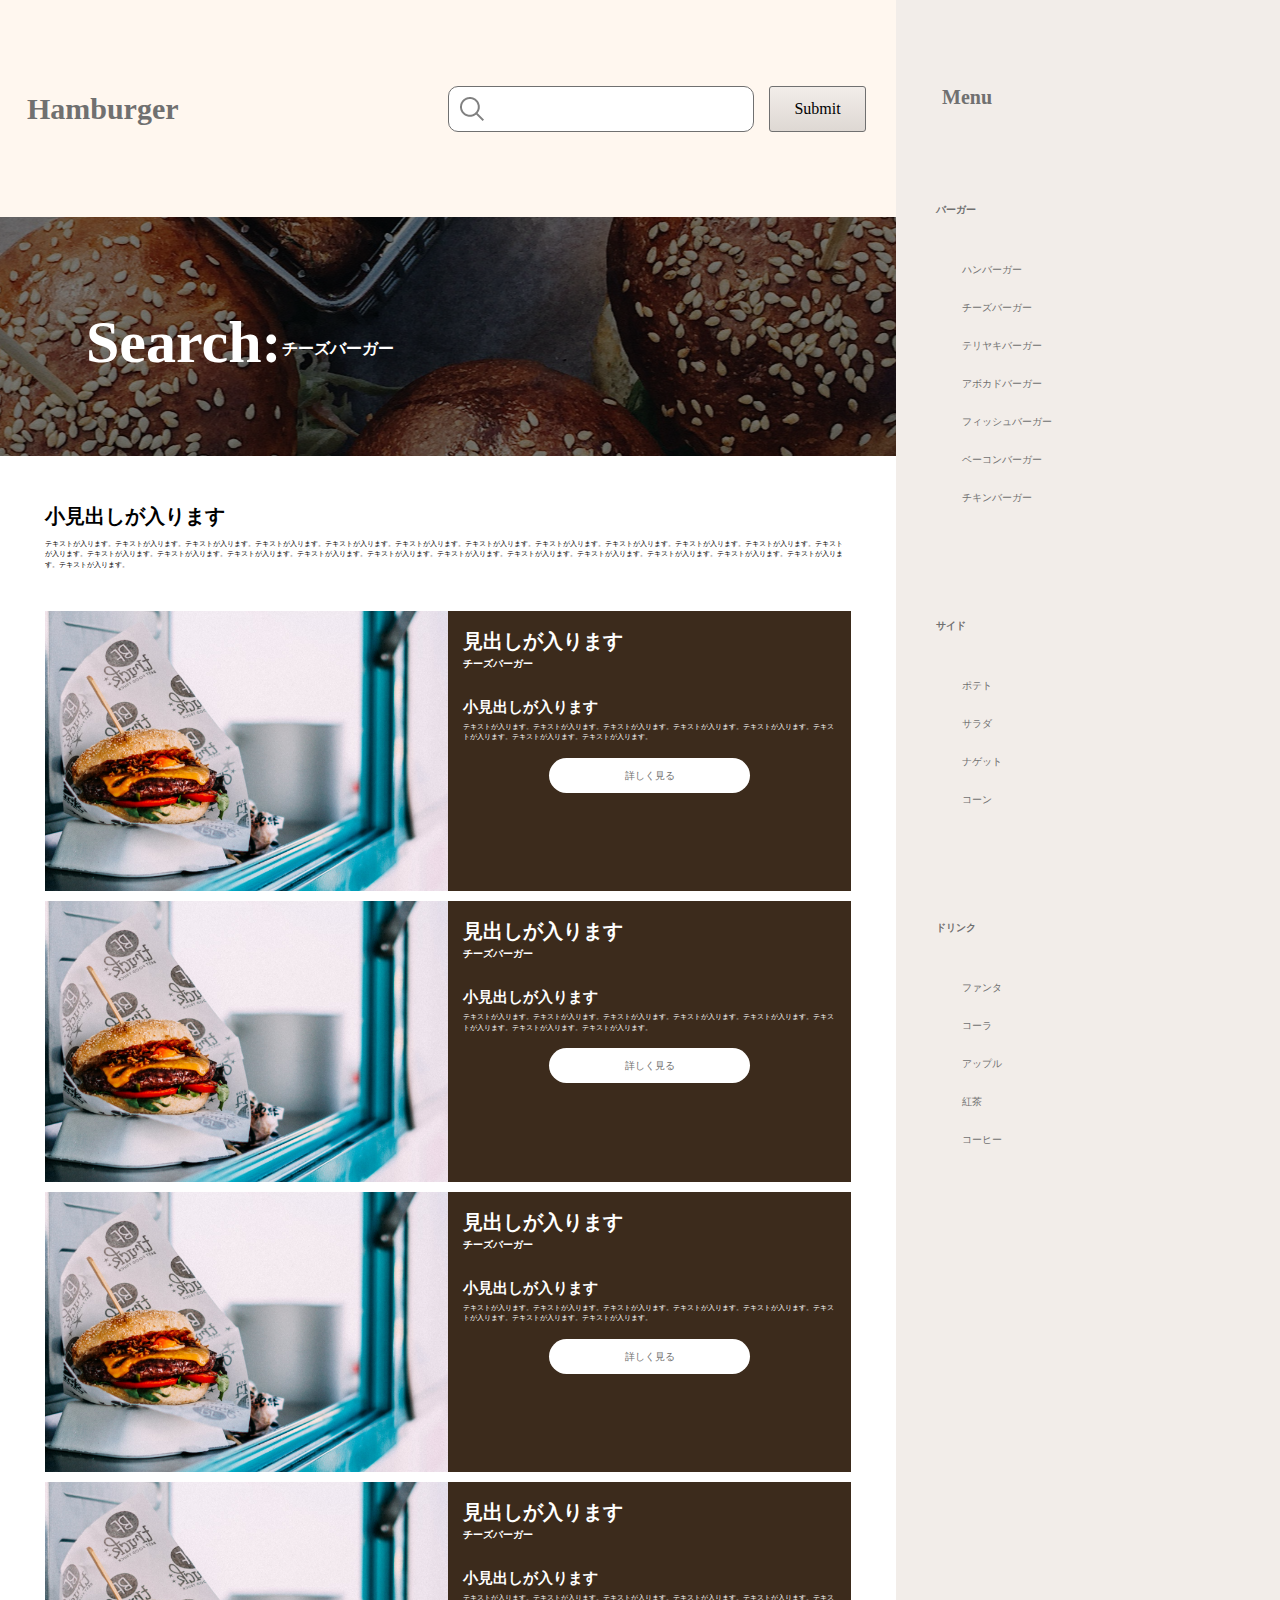
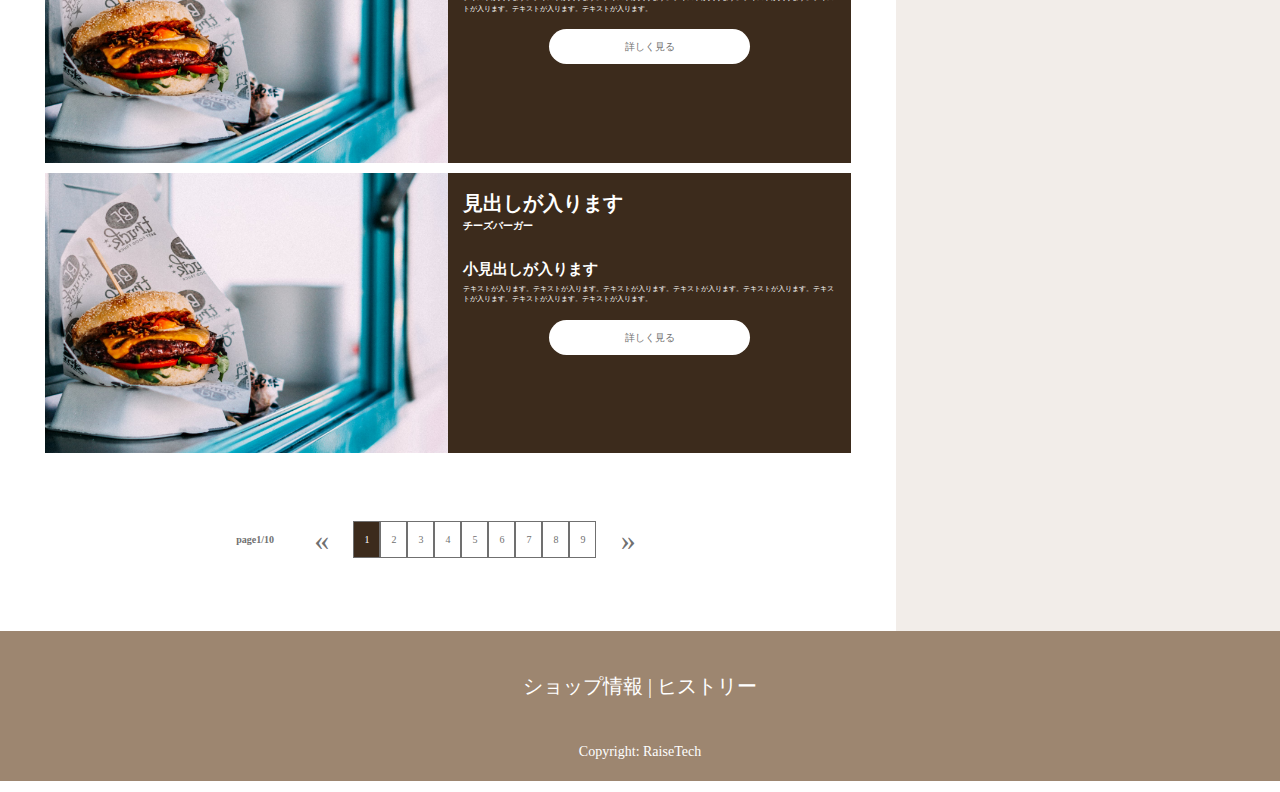
<file: archive-page/archive-search.html>
<!DOCTYPE html>
<html lang="ja">

<head>
  <meta charset="UTF-8">
  <meta name="viewport" content="width=device-width, initial-scale=1.0">
  <title>Document</title>
  <link rel="stylesheet" href="reset.css">
  <link rel="stylesheet" href="style2.css">
  <link href="https://use.fontawesome.com/releases/v5.6.1/css/all.css" rel="stylesheet">
  <link rel="stylesheet" href="jquery.js">
  <link href="https://use.fontawesome.com/releases/v5.6.1/css/all.css" rel="stylesheet">
</head>

<body>

  <div class="position">
    <header>
      <div class="header__title">
        <h1 class="hamburger">Hamburger</h1>
        <p class="slide-target">Menu</p>

        <dl class="width">
          <dd>
            <form name="searchform1" id="searchform1" method="get" action="#">
              <div class="header__form">
                <input name="keywords1" id="keywords1" value="" type="text">
                <!-- 検索ボタン -->
                <input type="submit" name="submit" id="submit1">
              </div>
            </form>
          </dd>
        </dl>


    </header>

    <div class="header__menu">
      <h2 class="header__menutitle">Search:</h2>
    </div>
    <main>
      <div class="main__title">
        <h3 class="main__tema">小見出しが入ります</h3>
        <p class="main__detail">
          テキストが入ります。テキストが入ります。テキストが入ります。テキストが入ります。テキストが入ります。テキストが入ります。テキストが入ります。テキストが入ります。テキストが入ります。テキストが入ります。テキストが入ります。テキストが入ります。テキストが入ります。テキストが入ります。テキストが入ります。テキストが入ります。テキストが入ります。テキストが入ります。テキストが入ります。テキストが入ります。テキストが入ります。テキストが入ります。テキストが入ります。テキストが入ります。
        </p>
      </div>

      <section>
        <div class="tizu">
          <img src="images/tizuburger.png" alt="チーズバーガー" class="tizu__img">
          <div class="tizu__section">
            <div class="tizu__position">
              <h4 class="tizu__title">見出しが入ります</h4>
              <h4 class="tizu__title--ipad">チーズバーガー</h4>

              <h5 class="tizu__tema">小見出しが入ります</h5>
              <p class="tizu__detail">テキストが入ります。テキストが入ります。テキストが入ります。テキストが入ります。テキストが入ります。テキストが入ります。テキストが入ります。テキストが入ります。
              </p>
            </div>
            <div class="tizu__btn">
     
              <p class="tizu__btntema">詳しく見る</p>
        
          </div>
          </div>
        </div>
      </section>
      <section>
        <div class="tizu">
          <img src="images/tizuburger.png" alt="チーズバーガー" class="tizu__img">
          <div class="tizu__section">
            <div class="tizu__position">
              <h4 class="tizu__title">見出しが入ります</h4>
              <h4 class="tizu__title--ipad">チーズバーガー</h4>

              <h5 class="tizu__tema">小見出しが入ります</h5>
              <p class="tizu__detail">テキストが入ります。テキストが入ります。テキストが入ります。テキストが入ります。テキストが入ります。テキストが入ります。テキストが入ります。テキストが入ります。
              </p>
            </div>
            <div class="tizu__btn">
     
              <p class="tizu__btntema">詳しく見る</p>
        
          </div>
          </div>
        </div>
      </section> 
      <section>
      
        <div class="tizu">
          <img src="images/tizuburger.png" alt="チーズバーガー" class="tizu__img">
          <div class="tizu__section">
            <div class="tizu__position">
              <h4 class="tizu__title">見出しが入ります</h4>
              <h4 class="tizu__title--ipad">チーズバーガー</h4>
          
              
              <h5 class="tizu__tema">小見出しが入ります</h5>
              <p class="tizu__detail">テキストが入ります。テキストが入ります。テキストが入ります。テキストが入ります。テキストが入ります。テキストが入ります。テキストが入ります。テキストが入ります。
              </p>
            </div>
            <div class="tizu__btn">
     
              <p class="tizu__btntema">詳しく見る</p>
        
          </div>
          </div>
        </div>
     
      </section>
      <section>

        <div class="tizu">
          <img src="images/tizuburger.png" alt="チーズバーガー" class="tizu__img">
          <div class="tizu__section">
            <div class="tizu__position">
              <h4 class="tizu__title">見出しが入ります</h4>
              <h4 class="tizu__title--ipad">チーズバーガー</h4>
          
              
              <h5 class="tizu__tema">小見出しが入ります</h5>
              <p class="tizu__detail">テキストが入ります。テキストが入ります。テキストが入ります。テキストが入ります。テキストが入ります。テキストが入ります。テキストが入ります。テキストが入ります。
              </p>
            </div>
            <div class="tizu__btn">
     
              <p class="tizu__btntema">詳しく見る</p>
        
          </div>
          </div>
        </div>

      </section>
      <section>
        <div class="tizu__last">
        <div class="tizu">
          <img src="images/tizuburger.png" alt="チーズバーガー" class="tizu__img">
          <div class="tizu__section">
            <div class="tizu__position">
              <h4 class="tizu__title">見出しが入ります</h4>
              <h4 class="tizu__title--ipad">チーズバーガー</h4>
              
              <h5 class="tizu__tema">小見出しが入ります</h5>
              <p class="tizu__detail">テキストが入ります。テキストが入ります。テキストが入ります。テキストが入ります。テキストが入ります。テキストが入ります。テキストが入ります。テキストが入ります。
              </p>
            </div>
            <div class="tizu__btn">
     
              <p class="tizu__btntema">詳しく見る</p>
        
          </div>
          </div>
        </div>
      </div>
      </section>
      <div class="nav-links">
        <a href="#" class="gray">page1/10</a>
        <a class="prev" href="#">«</a><!-- 現在の前のページへのリンク -->
        <span class="page-numbers current">1</span><!-- 現在閲覧しているページ(2ページ) -->
        <a class="page-numbers" href="#">2</a><!-- 1ページ目へのリンク -->
        <a class="page-numbers" href="#">3</a><!-- 3ページ目へのリンク -->
        <a class="page-numbers" href="#">4</a><!-- 3ページ目へのリンク -->
        <a class="page-numbers" href="#">5</a><!-- 3ページ目へのリンク -->
        <a class="page-numbers" href="#">6</a><!-- 3ページ目へのリンク -->
        <a class="page-numbers" href="#">7</a><!-- 3ページ目へのリンク -->
        <a class="page-numbers" href="#">8</a><!-- 3ページ目へのリンク -->
        <a class="page-numbers" href="#">9</a><!-- 3ページ目へのリンク -->
        <a class="next" href="#">»</a><!-- 現在の次のページへのリンク -->
      </div>
      <div class="nav-links__sp">
        <p class="nav-links__prev">前へ</p>
        <p class="nav-links__next">次へ</p>
      </div>
    </main>



    <!--▼縦書き固定サイドメニュー▼-->

    <div class="side-menu">
      <p class="side-menu__icon"><i class="fas fa-times"></i> </p>
      <h4 class="side-menu__tema">Menu</h4>
      <ul>
        <li class="side-menu--list">バーガー</li>
        <li class="side-menu__under">ハンバーガー</li>
        <li class="side-menu__under">チーズバーガー</li>
        <li class="side-menu__under">テリヤキバーガー</li>
        <li class="side-menu__under">アボカドバーガー</li>
        <li class="side-menu__under">フィッシュバーガー</li>
        <li class="side-menu__under">ベーコンバーガー</li>
        <li class="side-menu__under">チキンバーガー</li>
      </ul>
      <ul>
        <li class="side-menu--list">サイド</li>
        <li class="side-menu__under">ポテト</li>
        <li class="side-menu__under">サラダ</li>
        <li class="side-menu__under">ナゲット</li>
        <li class="side-menu__under">コーン</li>
      </ul>
      <ul>
        <li class="side-menu--list">ドリンク
        </li>
        <li class="side-menu__under">ファンタ</li>
        <li class="side-menu__under">コーラ</li>
        <li class="side-menu__under">アップル</li>
        <li class="side-menu__under">紅茶</li>
        <li class="side-menu__under">コーヒー</li>
      </ul>
    </div>
  </div>

  <!--▲縦書き固定サイドメニュー▲-->
  </div>
  <footer class="footer">
    <div class="footer__center">
      <p class="footer__tema">ショップ情報 | ヒストリー</p>
      <p class="footer__small">Copyright: RaiseTech</p>
    </div>
  </footer>


  <script type="text/javascript" src="http://ajax.googleapis.com/ajax/libs/jquery/1.9.1/jquery.min.js"></script>
  <script type="text/javascript" src="jquery.js"></script>
</body>

</html>
</file>
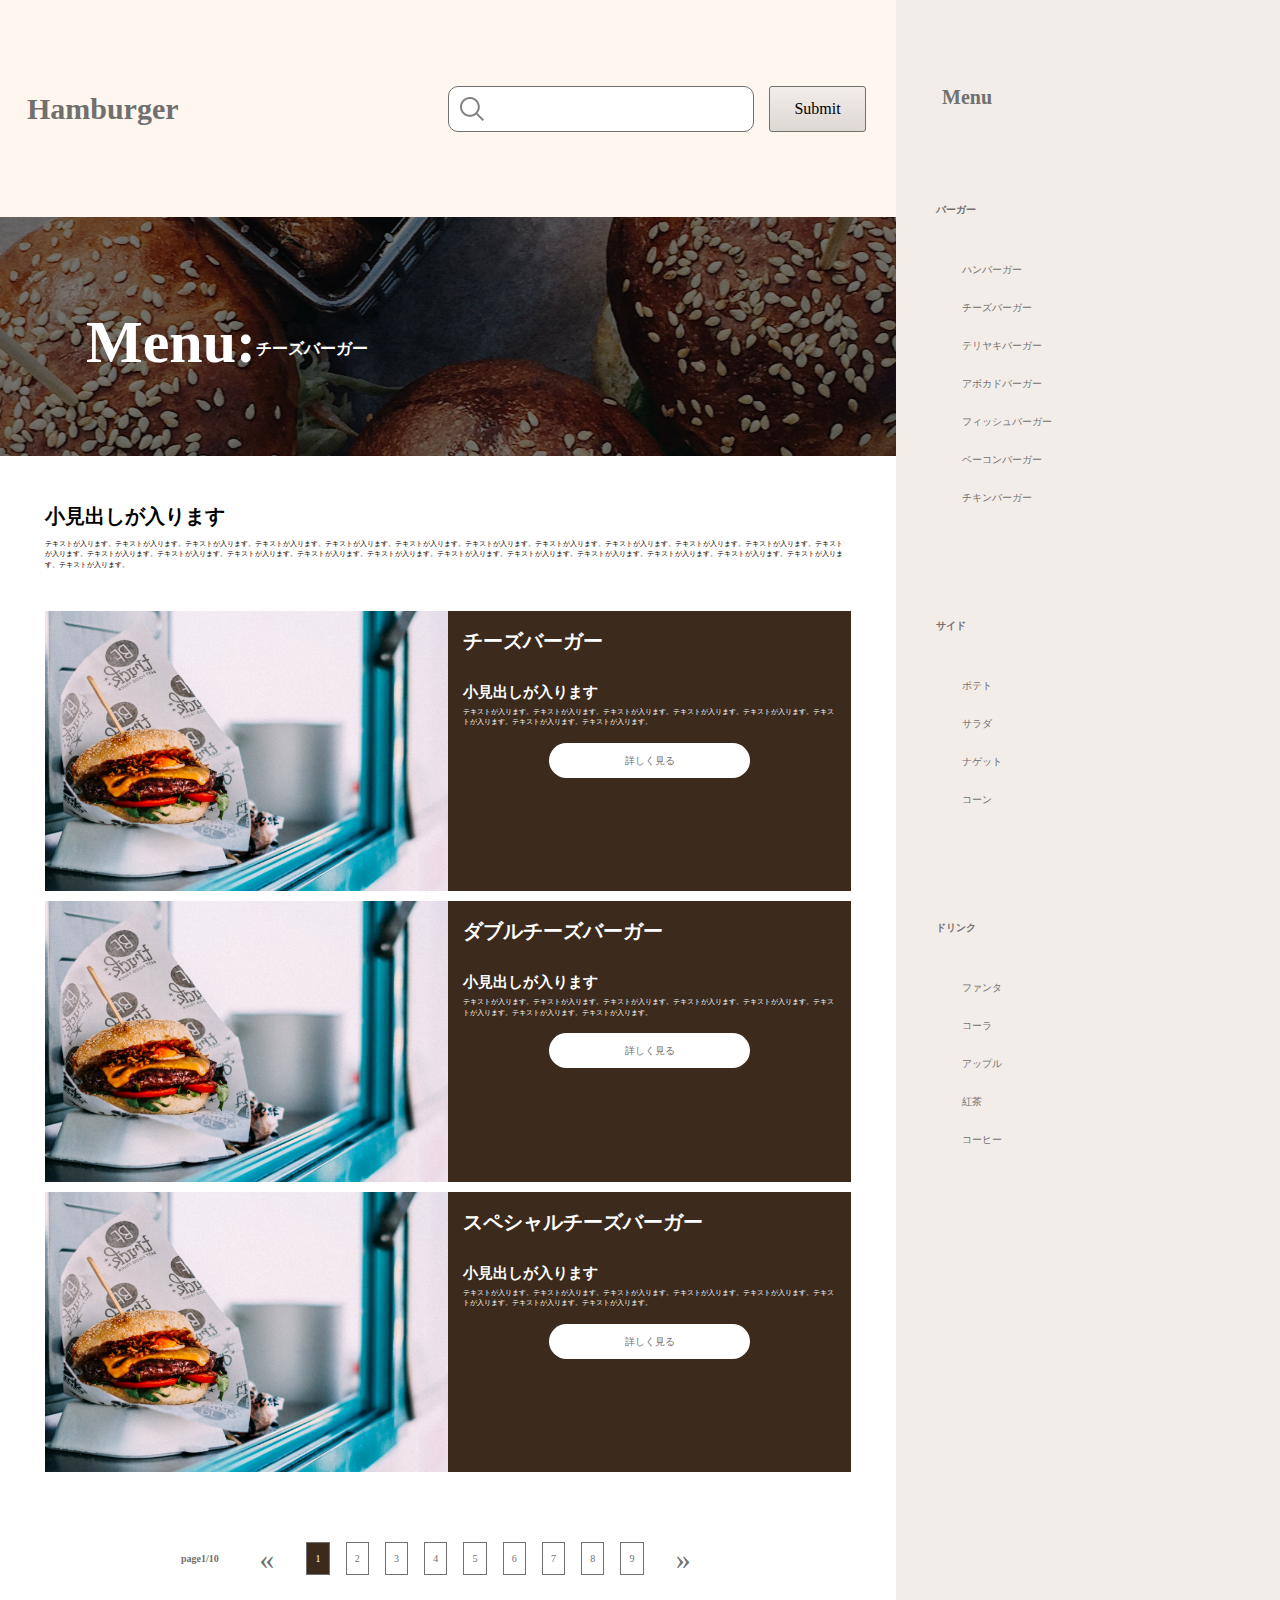
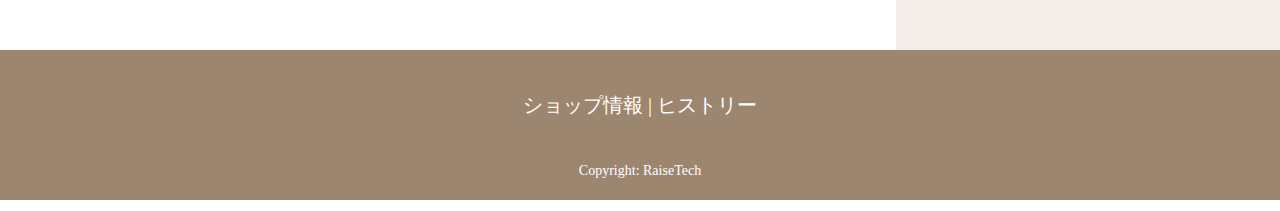
<file: archive-page/archive.html>
<!DOCTYPE html>
<html lang="ja">

<head>
  <meta charset="UTF-8">
  <meta name="viewport" content="width=device-width, initial-scale=1.0">
  <title>Document</title>
  <link rel="stylesheet" href="reset.css">
  <link rel="stylesheet" href="style.css">
  <link href="https://use.fontawesome.com/releases/v5.6.1/css/all.css" rel="stylesheet">
  <link rel="stylesheet" href="jquery.js">
  <link href="https://use.fontawesome.com/releases/v5.6.1/css/all.css" rel="stylesheet">
</head>

<body>

  <div class="position">
    <header>
      <div class="header__title">
        <h1 class="hamburger">Hamburger</h1>
        <p class="slide-target">Menu</p>

        <dl class="width">
          <dd>
            <form name="searchform1" id="searchform1" method="get" action="#">
              <div class="header__form">
                <input name="keywords1" id="keywords1" value="" type="text">
                <!-- 検索ボタン -->
                <input type="submit" name="submit" id="submit1">
              </div>
            </form>
          </dd>
        </dl>


    </header>

    <div class="header__menu">
      <h2 class="header__menutitle">Menu:</h2>
    </div>
    <main>
      <div class="main__title">
        <h3 class="main__tema">小見出しが入ります</h3>
        <p class="main__detail">
          テキストが入ります。テキストが入ります。テキストが入ります。テキストが入ります。テキストが入ります。テキストが入ります。テキストが入ります。テキストが入ります。テキストが入ります。テキストが入ります。テキストが入ります。テキストが入ります。テキストが入ります。テキストが入ります。テキストが入ります。テキストが入ります。テキストが入ります。テキストが入ります。テキストが入ります。テキストが入ります。テキストが入ります。テキストが入ります。テキストが入ります。テキストが入ります。
        </p>
      </div>

      <section>
        <div class="tizu">
          <img src="images/tizuburger.png" alt="チーズバーガー" class="tizu__img">
          <div class="tizu__section">
            <div class="tizu__position">
              <h4 class="tizu__title">チーズバーガー</h4>
              
              <h5 class="tizu__tema">小見出しが入ります</h5>
              <p class="tizu__detail">テキストが入ります。テキストが入ります。テキストが入ります。テキストが入ります。テキストが入ります。テキストが入ります。テキストが入ります。テキストが入ります。
              </p>
            </div>
            <div class="tizu__btn">
     
              <p class="tizu__btntema">詳しく見る</p>
        
          </div>
          </div>
        </div>
      </section>
      <section>
        <div class="tizu">
          <img src="images/tizuburger.png" alt="ダブルチーズバーガー" class="tizu__img">
          <div class="tizu__section">
            <div class="tizu__position">
              <h4 class="tizu__title">ダブルチーズバーガー</h4>
              
              <h5 class="tizu__tema">小見出しが入ります</h5>
              <p class="tizu__detail">テキストが入ります。テキストが入ります。テキストが入ります。テキストが入ります。テキストが入ります。テキストが入ります。テキストが入ります。テキストが入ります。
              </p>
            </div>
            <div class="tizu__btn">
     
              <p class="tizu__btntema">詳しく見る</p>
        
          </div>
          </div>
        </div>
      </section> <section>
        <div class="tizu__last">
        <div class="tizu">
          <img src="images/tizuburger.png" alt="スペシャルチーズバーガー" class="tizu__img">
          <div class="tizu__section">
            <div class="tizu__position">
              <h4 class="tizu__title">スペシャルチーズバーガー</h4>
              
              <h5 class="tizu__tema">小見出しが入ります</h5>
              <p class="tizu__detail">テキストが入ります。テキストが入ります。テキストが入ります。テキストが入ります。テキストが入ります。テキストが入ります。テキストが入ります。テキストが入ります。
              </p>
            </div>
            <div class="tizu__btn">
     
              <p class="tizu__btntema">詳しく見る</p>
        
          </div>
          </div>
        </div>
      </div>
      </section>
      <div class="nav-links">
        <a href="#" class="gray">page1/10</a>
        <a class="prev" href="#">«</a><!-- 現在の前のページへのリンク -->
        <span class="page-numbers current">1</span><!-- 現在閲覧しているページ(2ページ) -->
        <a class="page-numbers" href="#">2</a><!-- 1ページ目へのリンク -->
        <a class="page-numbers" href="#">3</a><!-- 3ページ目へのリンク -->
        <a class="page-numbers" href="#">4</a><!-- 3ページ目へのリンク -->
        <a class="page-numbers" href="#">5</a><!-- 3ページ目へのリンク -->
        <a class="page-numbers" href="#">6</a><!-- 3ページ目へのリンク -->
        <a class="page-numbers" href="#">7</a><!-- 3ページ目へのリンク -->
        <a class="page-numbers" href="#">8</a><!-- 3ページ目へのリンク -->
        <a class="page-numbers" href="#">9</a><!-- 3ページ目へのリンク -->
        <a class="next" href="#">»</a><!-- 現在の次のページへのリンク -->
      </div>
      <div class="nav-links__sp">
        <p class="nav-links__prev">前へ</p>
        <p class="nav-links__next">次へ</p>
      </div>
    </main>



    <!--▼縦書き固定サイドメニュー▼-->

    <div class="side-menu">
      <p class="side-menu__icon"><i class="fas fa-times"></i> </p>
      <h4 class="side-menu__tema">Menu</h4>
      <ul>
        <li class="side-menu--list">バーガー</li>
        <li class="side-menu__under">ハンバーガー</li>
        <li class="side-menu__under">チーズバーガー</li>
        <li class="side-menu__under">テリヤキバーガー</li>
        <li class="side-menu__under">アボカドバーガー</li>
        <li class="side-menu__under">フィッシュバーガー</li>
        <li class="side-menu__under">ベーコンバーガー</li>
        <li class="side-menu__under">チキンバーガー</li>
      </ul>
      <ul>
        <li class="side-menu--list">サイド</li>
        <li class="side-menu__under">ポテト</li>
        <li class="side-menu__under">サラダ</li>
        <li class="side-menu__under">ナゲット</li>
        <li class="side-menu__under">コーン</li>
      </ul>
      <ul>
        <li class="side-menu--list">ドリンク
        </li>
        <li class="side-menu__under">ファンタ</li>
        <li class="side-menu__under">コーラ</li>
        <li class="side-menu__under">アップル</li>
        <li class="side-menu__under">紅茶</li>
        <li class="side-menu__under">コーヒー</li>
      </ul>
    </div>
  </div>

  <!--▲縦書き固定サイドメニュー▲-->
  </div>
  <footer class="footer">
    <div class="footer__center">
      <p class="footer__tema">ショップ情報 | ヒストリー</p>
      <p class="footer__small">Copyright: RaiseTech</p>
    </div>
  </footer>


  <script type="text/javascript" src="http://ajax.googleapis.com/ajax/libs/jquery/1.9.1/jquery.min.js"></script>
  <script type="text/javascript" src="jquery.js"></script>
</body>

</html>
</file>
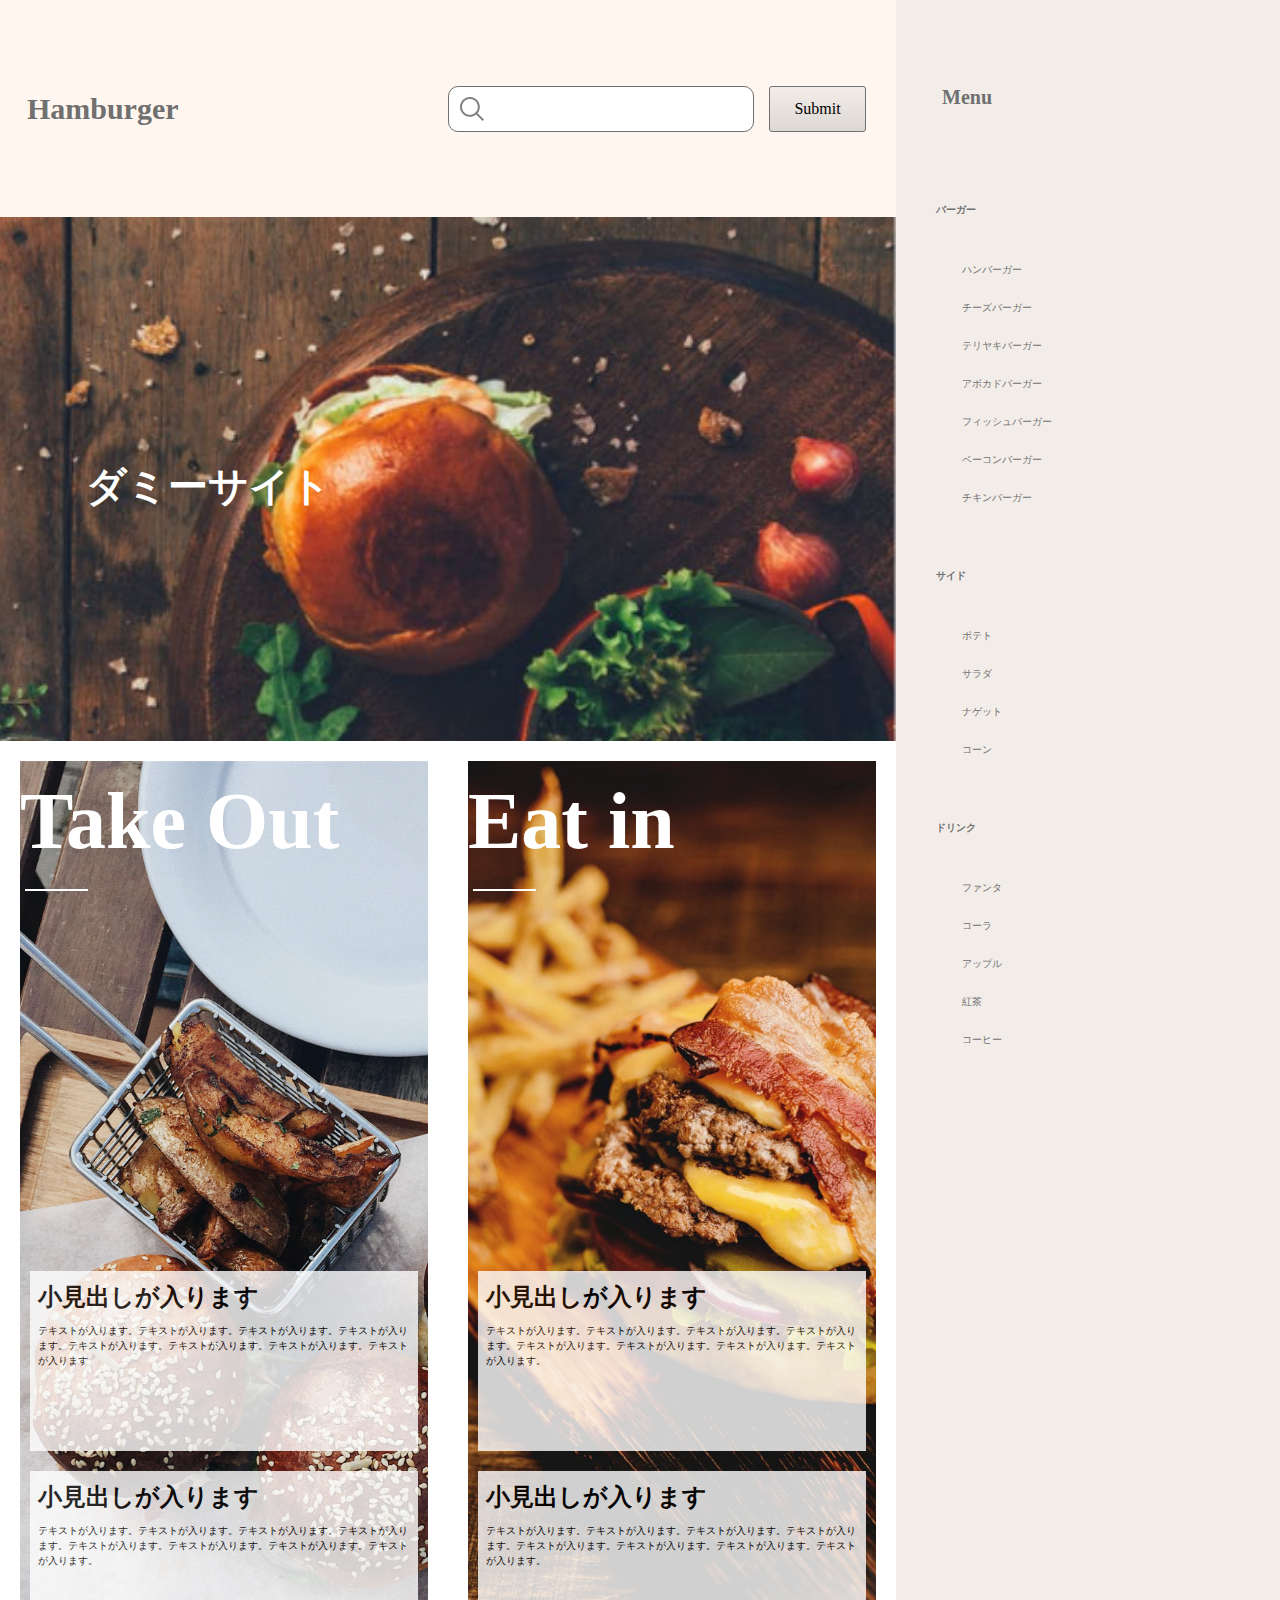
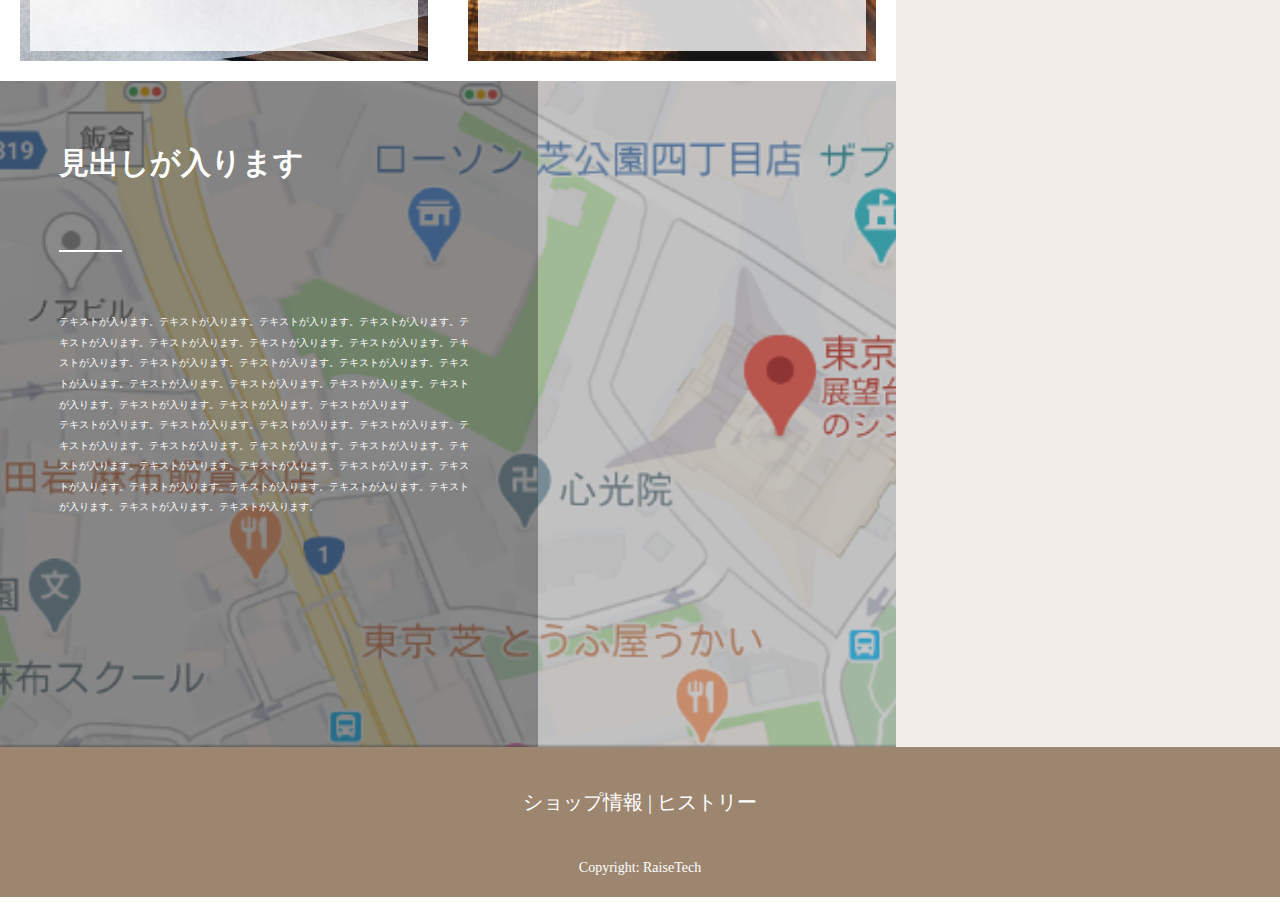
<file: front-page/front-pagemain.html>
<!DOCTYPE html>
<html lang="ja">

<head>
  <meta charset="UTF-8">
  <meta name="viewport" content="width=device-width, initial-scale=1.0">
  <title>Document</title>
  <link rel="stylesheet" href="reset.css">
  <link rel="stylesheet" href="style copy.css">
  <link href="https://use.fontawesome.com/releases/v5.6.1/css/all.css" rel="stylesheet">
  <link rel="stylesheet" href="jquery.js">
  <link href="https://use.fontawesome.com/releases/v5.6.1/css/all.css" rel="stylesheet">



</head>

<body>
  <div class="position">

    <header>
      <div class="header__title">
        <h1 class="hamburger">Hamburger</h1>
        <p class="slide-target">Menu</p>

        <dl class="width">
          <dd>
            <form name="searchform1" id="searchform1" method="get" action="#">
              <div class="header__form">
                <input name="keywords1" id="keywords1" value="" type="text">
                <!-- 検索ボタン -->
                <input type="submit" name="submit" id="submit1">
              </div>
            </form>
          </dd>
        </dl>

      </div>

    </header>
    <div class="header__bg">
      <h2 class="header__bg-title">ダミーサイト</h2>
    </div>
    <main>
      <div class="main__block">
        <div class="main__table">
          <section class="takeout">
            <h3 class="takeout__title">Take Out</h3>
            <div class="takeout__flexcolmun">
              <article class="takeout__subtitle">
                <h4 class="takeout__subtitle-1">小見出しが入ります</h4>
                <p class="takeout__detail">
                  テキストが入ります。テキストが入ります。テキストが入ります。テキストが入ります。テキストが入ります。テキストが入ります。テキストが入ります。テキストが入ります
                </p>

              </article>
              <article class="takeout__subtitle">
                <h4 class="takeout__subtitle-1">小見出しが入ります</h4>
                <p class="takeout__detail">
                  テキストが入ります。テキストが入ります。テキストが入ります。テキストが入ります。テキストが入ります。テキストが入ります。テキストが入ります。テキストが入ります。
                </p>
            </div>
            </article>

          </section>

          <section class="eatin">
            <h3 class="eatin__title">Eat in</h3>
            <div class="eatin__flexcolmun">
              <article class="eatin__subtitle">
                <h4 class="eatin__subtitle-1">小見出しが入ります</h4>
                <p class="eatin__detail">
                  テキストが入ります。テキストが入ります。テキストが入ります。テキストが入ります。テキストが入ります。テキストが入ります。テキストが入ります。テキストが入ります。
                </p>

              </article>
              <article class="eatin__subtitle">
                <h4 class="eatin__subtitle-1">小見出しが入ります</h4>
                <p class="eatin__detail">
                  テキストが入ります。テキストが入ります。テキストが入ります。テキストが入ります。テキストが入ります。テキストが入ります。テキストが入ります。テキストが入ります。
                </p>

              </article>
            </div>
          </section>

        </div>
      </div>

      <section class="map">
        <div class="map__pc">
          <div class="map__black">
            <h4 class="map__tema">見出しが入ります</h4>
            <p class="map__detail">

              テキストが入ります。テキストが入ります。テキストが入ります。テキストが入ります。テキストが入ります。テキストが入ります。テキストが入ります。テキストが入ります。テキストが入ります。テキストが入ります。テキストが入ります。テキストが入ります。テキストが入ります。テキストが入ります。テキストが入ります。テキストが入ります。テキストが入ります。テキストが入ります。テキストが入ります。テキストが入ります
          </div>
          

          <p class="map__detail2">
            テキストが入ります。テキストが入ります。テキストが入ります。テキストが入ります。テキストが入ります。テキストが入ります。テキストが入ります。テキストが入ります。テキストが入ります。テキストが入ります。テキストが入ります。テキストが入ります。テキストが入ります。テキストが入ります。テキストが入ります。テキストが入ります。テキストが入ります。テキストが入ります。テキストが入ります。
          </p>
        </div>


      </section>
    </main>
    <!--▼縦書き固定サイドメニュー▼-->

    <div class="side-menu">
      <p class="side-menu__icon"><i class="fas fa-times"></i> </p>
      <h4 class="side-menu__tema">Menu</h4>
      <ul>
        <li class="side-menu--list">バーガー</li>
        <li class="side-menu__under">ハンバーガー</li>
        <li class="side-menu__under">チーズバーガー</li>
        <li class="side-menu__under">テリヤキバーガー</li>
        <li class="side-menu__under">アボカドバーガー</li>
        <li class="side-menu__under">フィッシュバーガー</li>
        <li class="side-menu__under">ベーコンバーガー</li>
        <li class="side-menu__under">チキンバーガー</li>
      </ul>
      <ul>
        <li class="side-menu--list side-menu--list2">サイド</li>
        <li class="side-menu__under">ポテト</li>
        <li class="side-menu__under">サラダ</li>
        <li class="side-menu__under">ナゲット</li>
        <li class="side-menu__under">コーン</li>
      </ul>
      <ul>
        <li class="side-menu--list side-menu--list2">ドリンク
        </li>
        <li class="side-menu__under">ファンタ</li>
        <li class="side-menu__under">コーラ</li>
        <li class="side-menu__under">アップル</li>
        <li class="side-menu__under">紅茶</li>
        <li class="side-menu__under">コーヒー</li>
      </ul>
    </div>
  </div>
  <!--▲縦書き固定サイドメニュー▲-->


  </div>
  <footer class="footer">
    <div class="footer__center">
      <p class="footer__tema">ショップ情報 | ヒストリー</p>
      <p class="footer__small">Copyright: RaiseTech</p>
    </div>
  </footer>



  </div>
  <script type="text/javascript" src="http://ajax.googleapis.com/ajax/libs/jquery/1.9.1/jquery.min.js"></script>
  <script type="text/javascript" src="jquery.js"></script>
</body>

</html>
</file>
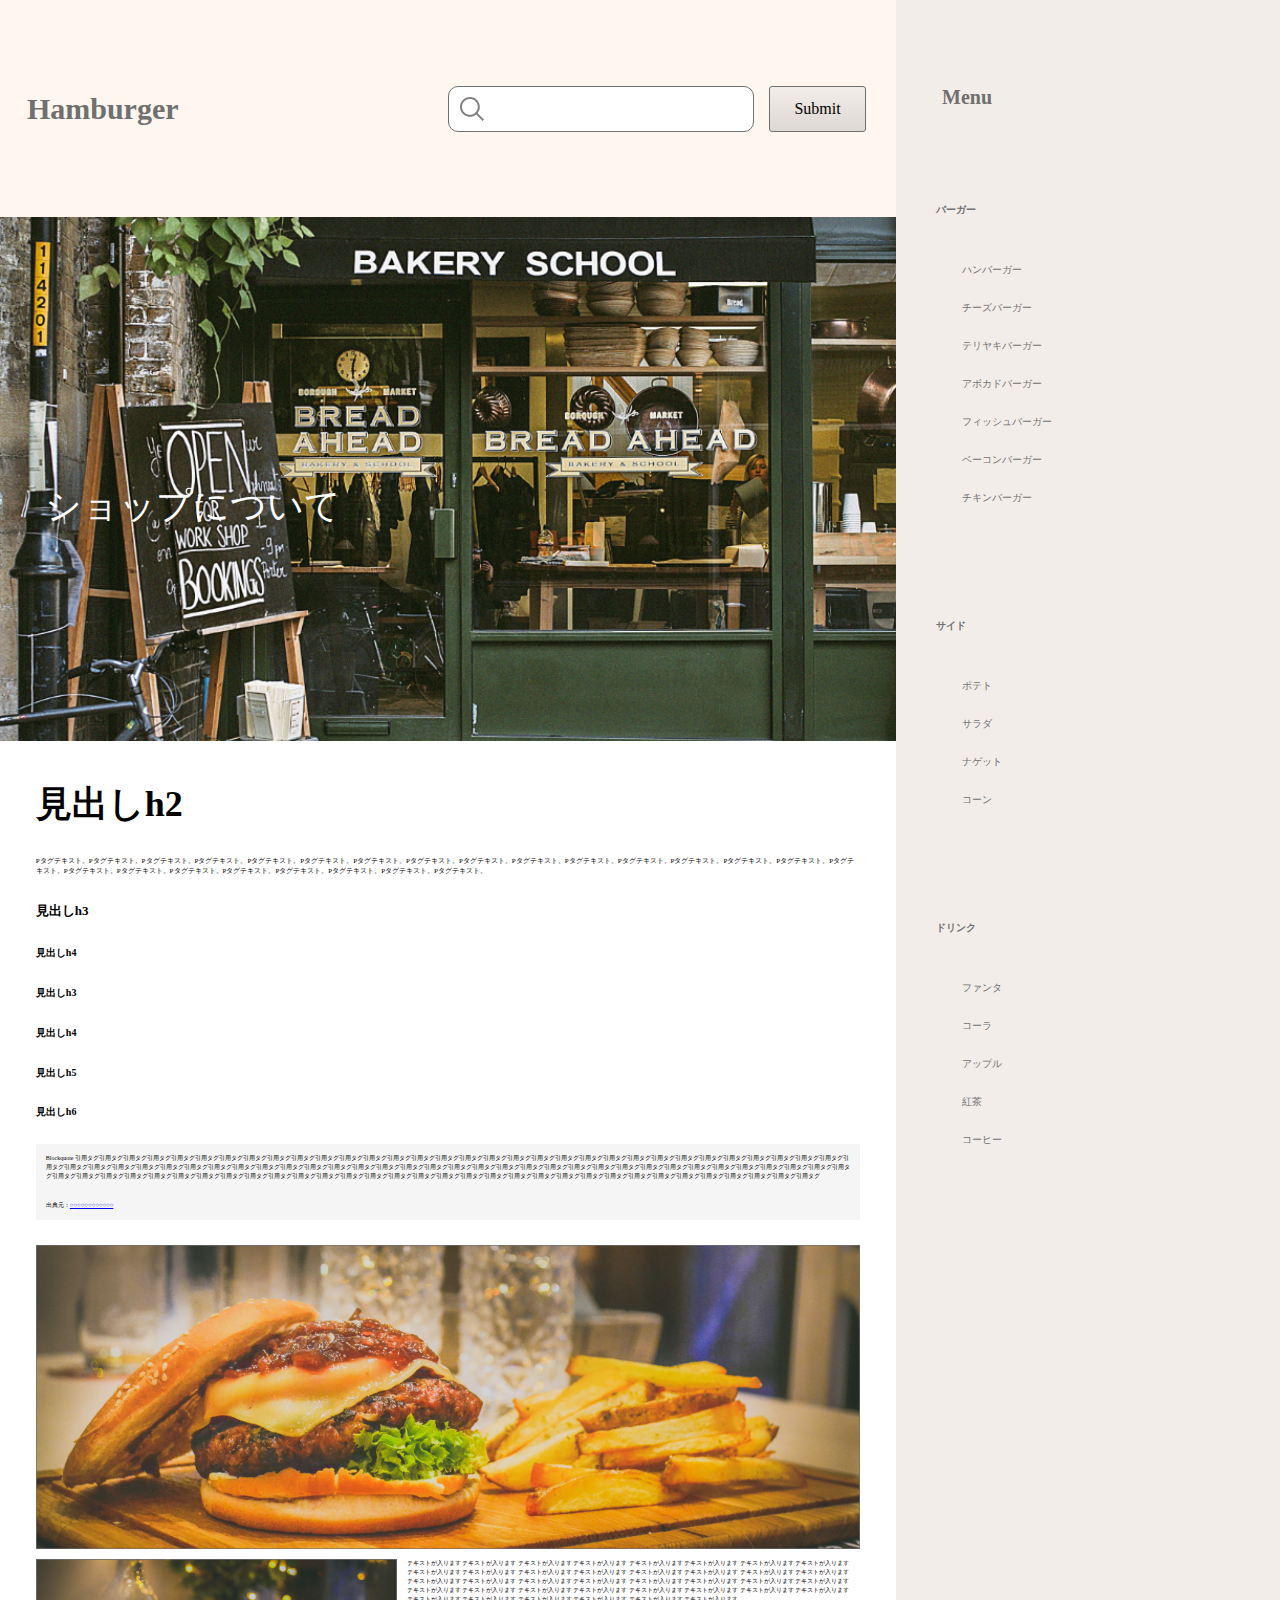
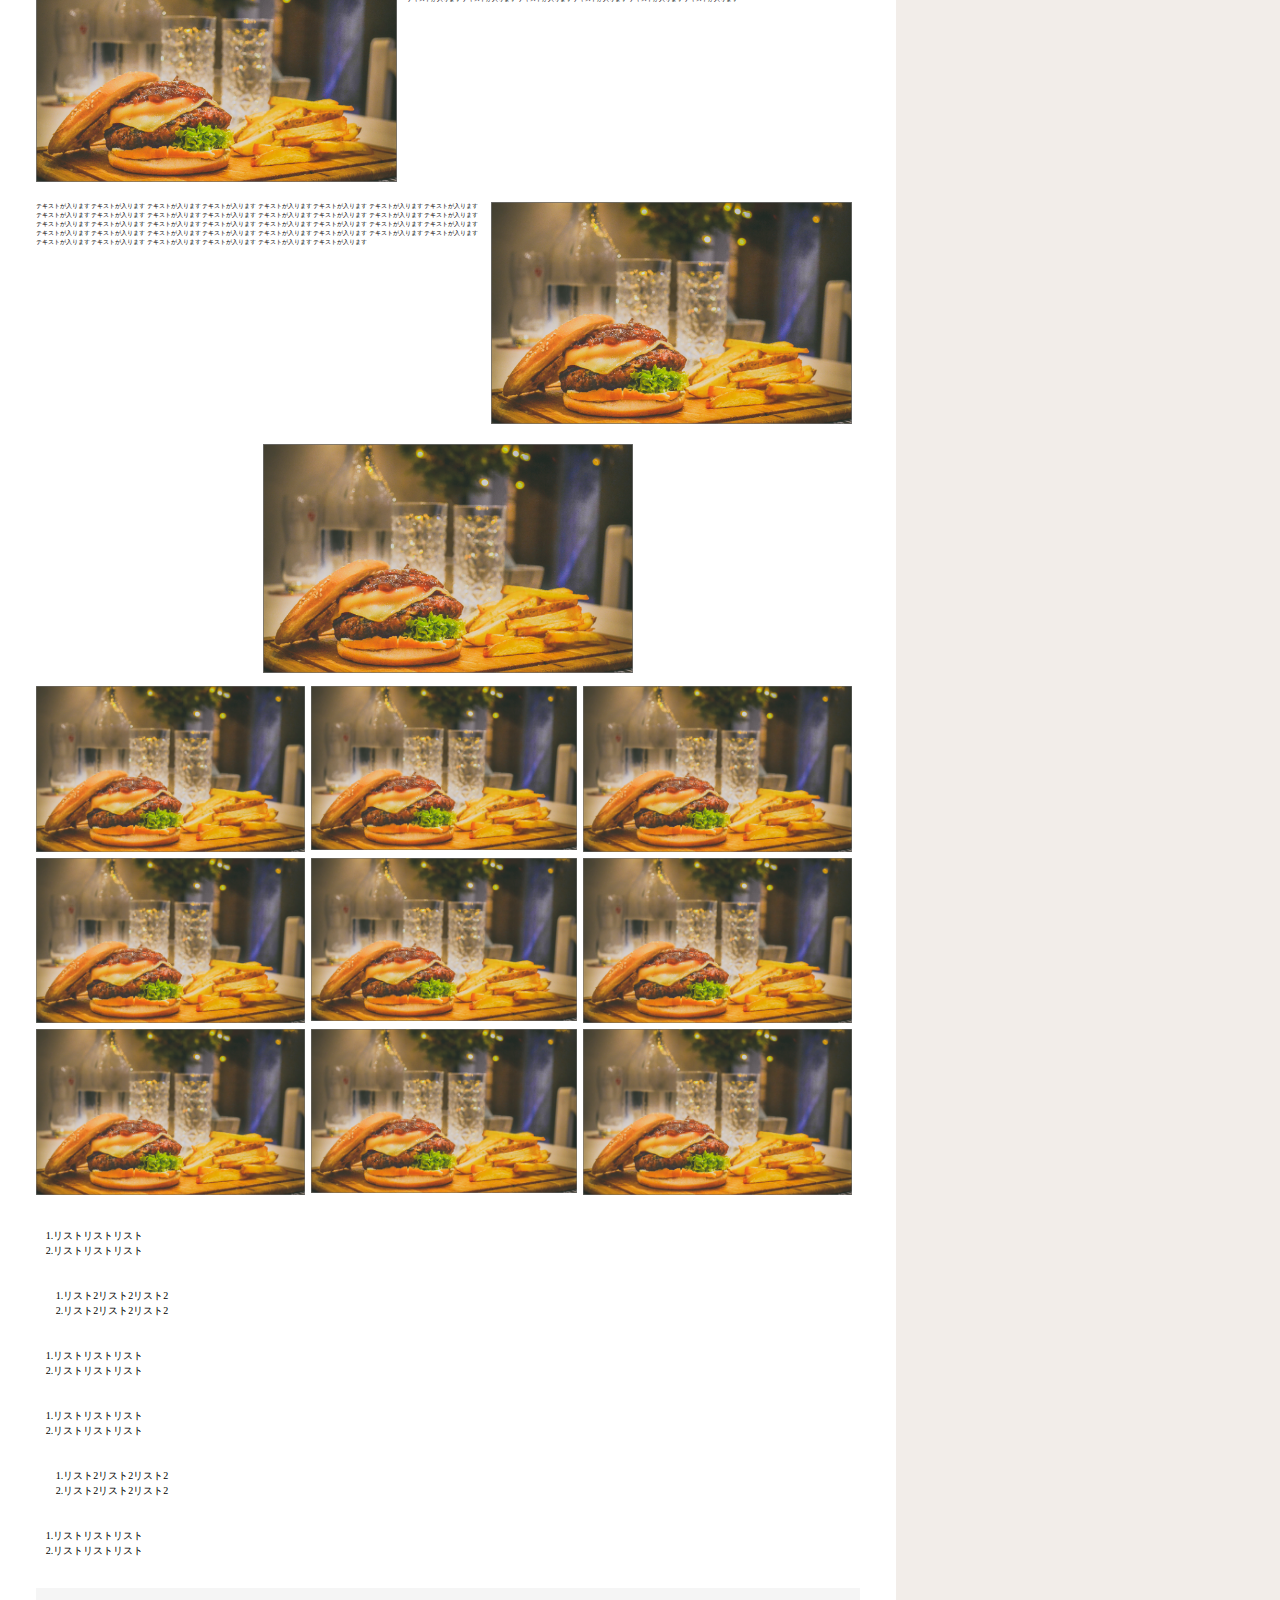
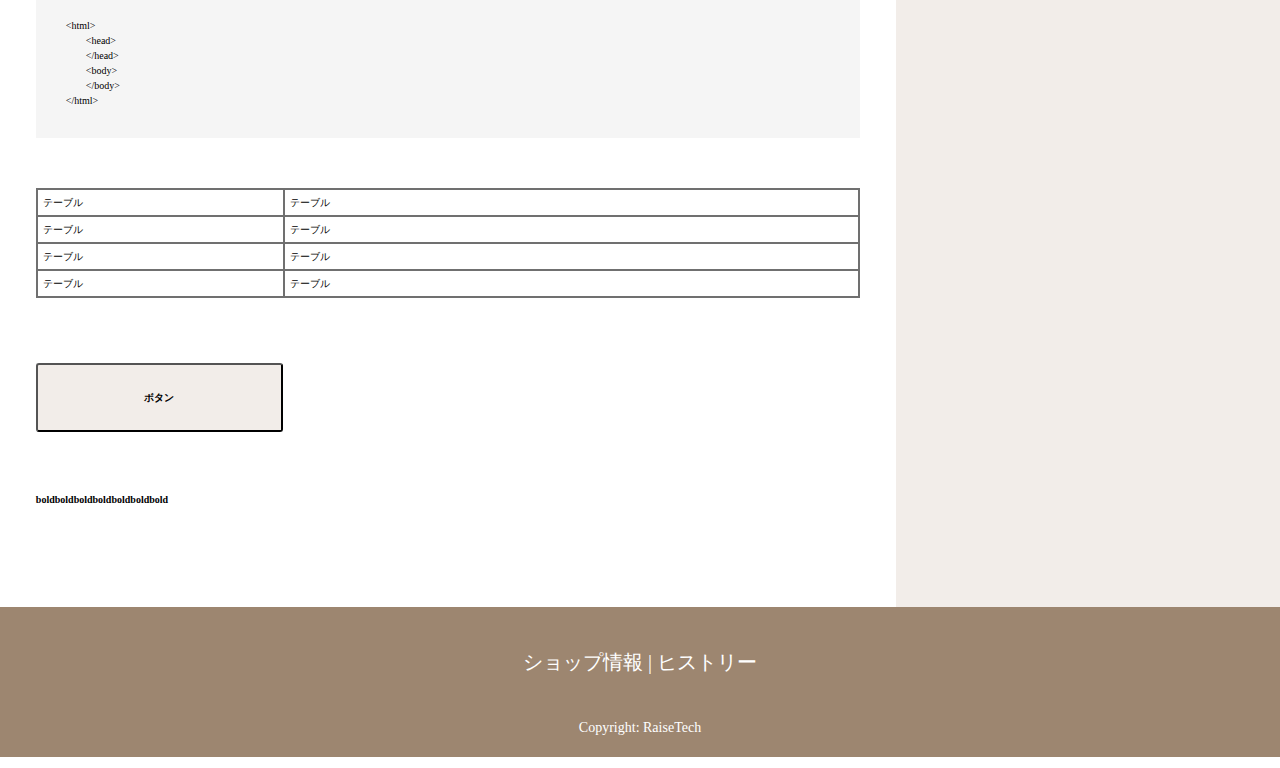
<file: page-shop/page.html>
<!DOCTYPE html>
<html lang="ja">

<head>
  <meta charset="UTF-8">
  <meta name="viewport" content="width=device-width, initial-scale=1.0">
  <title>Document</title>
  <link rel="stylesheet" href="reset.css">
  <link rel="stylesheet" href="style.css">
  <link href="https://use.fontawesome.com/releases/v5.6.1/css/all.css" rel="stylesheet">
  <link rel="stylesheet" href="jquery.js">
  <link href="https://use.fontawesome.com/releases/v5.6.1/css/all.css" rel="stylesheet">
</head>

<body>

  <div class="position">
    <header>
      <div class="header__title">
        <h1 class="hamburger">Hamburger</h1>
        <p class="slide-target">Menu</p>

        <dl class="width">
          <dd>
            <form name="searchform1" id="searchform1" method="get" action="#">
              <div class="header__form">
                <input name="keywords1" id="keywords1" value="" type="text">
                <!-- 検索ボタン -->
                <input type="submit" name="submit" id="submit1">
              </div>
            </form>
          </dd>
        </dl>


    </header>
    <div class="header__bg">
      <h2 class="header__bg-title">ショップについて</h2>
    </div>

    <main>
      <h2 class="title">見出しh2</h2>
      <p class="title__detail">
        Pタグテキスト。Pタグテキスト。Pタグテキスト。Pタグテキスト。Pタグテキスト。Pタグテキスト。Pタグテキスト。Pタグテキスト。Pタグテキスト。Pタグテキスト。Pタグテキスト。Pタグテキスト。Pタグテキスト。Pタグテキスト。Pタグテキスト。Pタグテキスト。Pタグテキスト。Pタグテキスト。Pタグテキスト。Pタグテキスト。Pタグテキスト。Pタグテキスト。Pタグテキスト。Pタグテキスト。
      </p>
      <h3 class="title__sub">見出しh3</h3>
      <h4 class="title__subtitle">見出しh4</h4>
      <h3 class="title__subtitle">見出しh3</h3>
      <h4 class="title__subtitle">見出しh4</h4>
      <h5 class="title__subtitle">見出しh5</h5>
      <h6 class="title__subtitle">見出しh6</h6>

      <div class="blockquote">
        <blockquote>Blockquote
          引用タグ引用タグ引用タグ引用タグ引用タグ引用タグ引用タグ引用タグ引用タグ引用タグ引用タグ引用タグ引用タグ引用タグ引用タグ引用タグ引用タグ引用タグ引用タグ引用タグ引用タグ引用タグ引用タグ引用タグ引用タグ引用タグ引用タグ引用タグ引用タグ引用タグ引用タグ引用タグ引用タグ引用タグ引用タグ引用タグ引用タグ引用タグ引用タグ引用タグ引用タグ引用タグ引用タグ引用タグ引用タグ引用タグ引用タグ引用タグ引用タグ引用タグ引用タグ引用タグ引用タグ引用タグ引用タグ引用タグ引用タグ引用タグ引用タグ引用タグ引用タグ引用タグ引用タグ引用タグ引用タグ引用タグ引用タグ引用タグ引用タグ引用タグ引用タグ引用タグ引用タグ引用タグ引用タグ引用タグ引用タグ引用タグ引用タグ引用タグ引用タグ引用タグ引用タグ引用タグ引用タグ引用タグ引用タグ引用タグ引用タグ引用タグ引用タグ引用タグ引用タグ引用タグ引用タグ引用タグ引用タグ引用タグ
        </blockquote>

        <blockquote>出典元：<a href="#" class="blockquote__small">○○○○○○○○○○○○</a> </blockquote>
      </div>

      <img src="images/singleburger.png" alt="hamburger">


      <section>
        <div class="flex">
          <div class="flex__image1"><img src="images/singleberger-grid.png" alt="hamburger"></div>
          <p class="flex__detail"> テキストが入ります テキストが入ります テキストが入ります テキストが入ります テキストが入ります テキストが入ります テキストが入ります テキストが入ります
            テキストが入ります テキストが入ります テキストが入ります テキストが入ります テキストが入ります テキストが入ります テキストが入ります テキストが入ります テキストが入ります テキストが入ります
            テキストが入ります テキストが入ります テキストが入ります テキストが入ります テキストが入ります テキストが入ります テキストが入ります テキストが入ります テキストが入ります テキストが入ります
            テキストが入ります テキストが入ります テキストが入ります テキストが入ります テキストが入ります テキストが入ります テキストが入ります テキストが入ります テキストが入ります テキストが入ります</p>
        </div>
        <div class="flex">
          <p class="flex__detail"> テキストが入ります テキストが入ります テキストが入ります テキストが入ります テキストが入ります テキストが入ります テキストが入ります テキストが入ります
            テキストが入ります テキストが入ります テキストが入ります テキストが入ります テキストが入ります テキストが入ります テキストが入ります テキストが入ります テキストが入ります テキストが入ります
            テキストが入ります テキストが入ります テキストが入ります テキストが入ります テキストが入ります テキストが入ります テキストが入ります テキストが入ります テキストが入ります テキストが入ります
            テキストが入ります テキストが入ります テキストが入ります テキストが入ります テキストが入ります テキストが入ります テキストが入ります テキストが入ります テキストが入ります テキストが入ります</p>
          <div class="flex__image2"><img src="images/singleberger-grid.png" alt="hamburger"></div>
        </div>
      </section>


      <div class="center__image">
        <img src="images/singleberger-grid.png" alt="hamburger">
      </div>

      <div class="grid">
        <div class="grid__detail grid__detail-left">
          <img src="images/singleberger-grid.png" alt="hamburger">
        </div>
        <div class="grid__detail">
          <img src="images/singleberger-grid.png" alt="hamburger">
        </div>
        <div class="grid__detail grid__detail-right">
          <img src="images/singleberger-grid.png" alt="hamburger">
        </div>
        <div class="grid__detail grid__detail-left">
          <img src="images/singleberger-grid.png" alt="hamburger">
        </div>
        <div class="grid__detail">
          <img src="images/singleberger-grid.png" alt="hamburger">
        </div>
        <div class="grid__detail grid__detail-right">
          <img src="images/singleberger-grid.png" alt="hamburger">
        </div>
        <div class="grid__detail grid__detail-left">
          <img src="images/singleberger-grid.png" alt="hamburger">
        </div>
        <div class="grid__detail">
          <img src="images/singleberger-grid.png" alt="hamburger">
        </div>
        <div class="grid__detail grid__detail-right">
          <img src="images/singleberger-grid.png" alt="hamburger">
        </div>
      </div>

      <nav class="list__left">
        <ol>
          <li>1.リストリストリスト</li>
          <li>2.リストリストリスト</li>
        </ol>
      </nav>
      <nav class="list__right">
        <ol>
          <li>1.リスト2リスト2リスト2</li>
          <li>2.リスト2リスト2リスト2</li>
        </ol>
      </nav>
      <nav class="list__left">
        <ol>
          <li>1.リストリストリスト</li>
          <li>2.リストリストリスト</li>
        </ol>
      </nav>
      <nav class="list__left">
        <ol>
          <li>1.リストリストリスト</li>
          <li>2.リストリストリスト</li>
        </ol>
      </nav>
      <nav class="list__right">
        <ol>
          <li>1.リスト2リスト2リスト2</li>
          <li>2.リスト2リスト2リスト2</li>
        </ol>
      </nav>
      <nav class="list__left">
        <ol>
          <li>1.リストリストリスト</li>
          <li>2.リストリストリスト</li>
        </ol>
      </nav>

      <div class="blockquote__html">
        <p class="blockquote__left">&lt;html&gt;</p>
        <p class="blockquote__right">&lt;head&gt;</p>
        <p class="blockquote__right">&lt;/head&gt;</p>
        <p class="blockquote__right">&lt;body&gt;</p>
        <p class="blockquote__right">&lt;/body&gt;</p>
        <p class="blockquote__left">&lt;/html&gt;</p>
      </div>


      <table border="1" cellspacing="0" width="100%" bordercolor="#707070" margin="20px">
        <tr>
          <td width="30%">テーブル</td>
          <td>テーブル</td>
        </tr>
        <tr>
          <td>テーブル</td>
          <td>テーブル</td>
        </tr>
        <tr>
          <td>テーブル</td>
          <td>テーブル</td>
        </tr>
        <tr>
          <td>テーブル</td>
          <td>テーブル</td>
        </tr>
      </table>
      　　　　<div class="btn">
        <button>ボタン</button>
      </div>

      <p class="margin">boldboldboldboldboldboldbold</p>
    </main>



    <!--▼縦書き固定サイドメニュー▼-->

    <div class="side-menu">
      <p class="side-menu__icon"><i class="fas fa-times"></i> </p>
      <h4 class="side-menu__tema">Menu</h4>
      <ul>
        <li class="side-menu--list">バーガー</li>
        <li class="side-menu__under">ハンバーガー</li>
        <li class="side-menu__under">チーズバーガー</li>
        <li class="side-menu__under">テリヤキバーガー</li>
        <li class="side-menu__under">アボカドバーガー</li>
        <li class="side-menu__under">フィッシュバーガー</li>
        <li class="side-menu__under">ベーコンバーガー</li>
        <li class="side-menu__under">チキンバーガー</li>
      </ul>
      <ul>
        <li class="side-menu--list">サイド</li>
        <li class="side-menu__under">ポテト</li>
        <li class="side-menu__under">サラダ</li>
        <li class="side-menu__under">ナゲット</li>
        <li class="side-menu__under">コーン</li>
      </ul>
      <ul>
        <li class="side-menu--list">ドリンク
        </li>
        <li class="side-menu__under">ファンタ</li>
        <li class="side-menu__under">コーラ</li>
        <li class="side-menu__under">アップル</li>
        <li class="side-menu__under">紅茶</li>
        <li class="side-menu__under">コーヒー</li>
      </ul>
    </div>
  </div>

  <!--▲縦書き固定サイドメニュー▲-->
  </div>
  <footer class="footer">
    <div class="footer__center">
      <p class="footer__tema">ショップ情報 | ヒストリー</p>
      <p class="footer__small">Copyright: RaiseTech</p>
    </div>
  </footer>


  <script type="text/javascript" src="http://ajax.googleapis.com/ajax/libs/jquery/1.9.1/jquery.min.js"></script>
  <script type="text/javascript" src="jquery.js"></script>
</body>

</html>
</file>
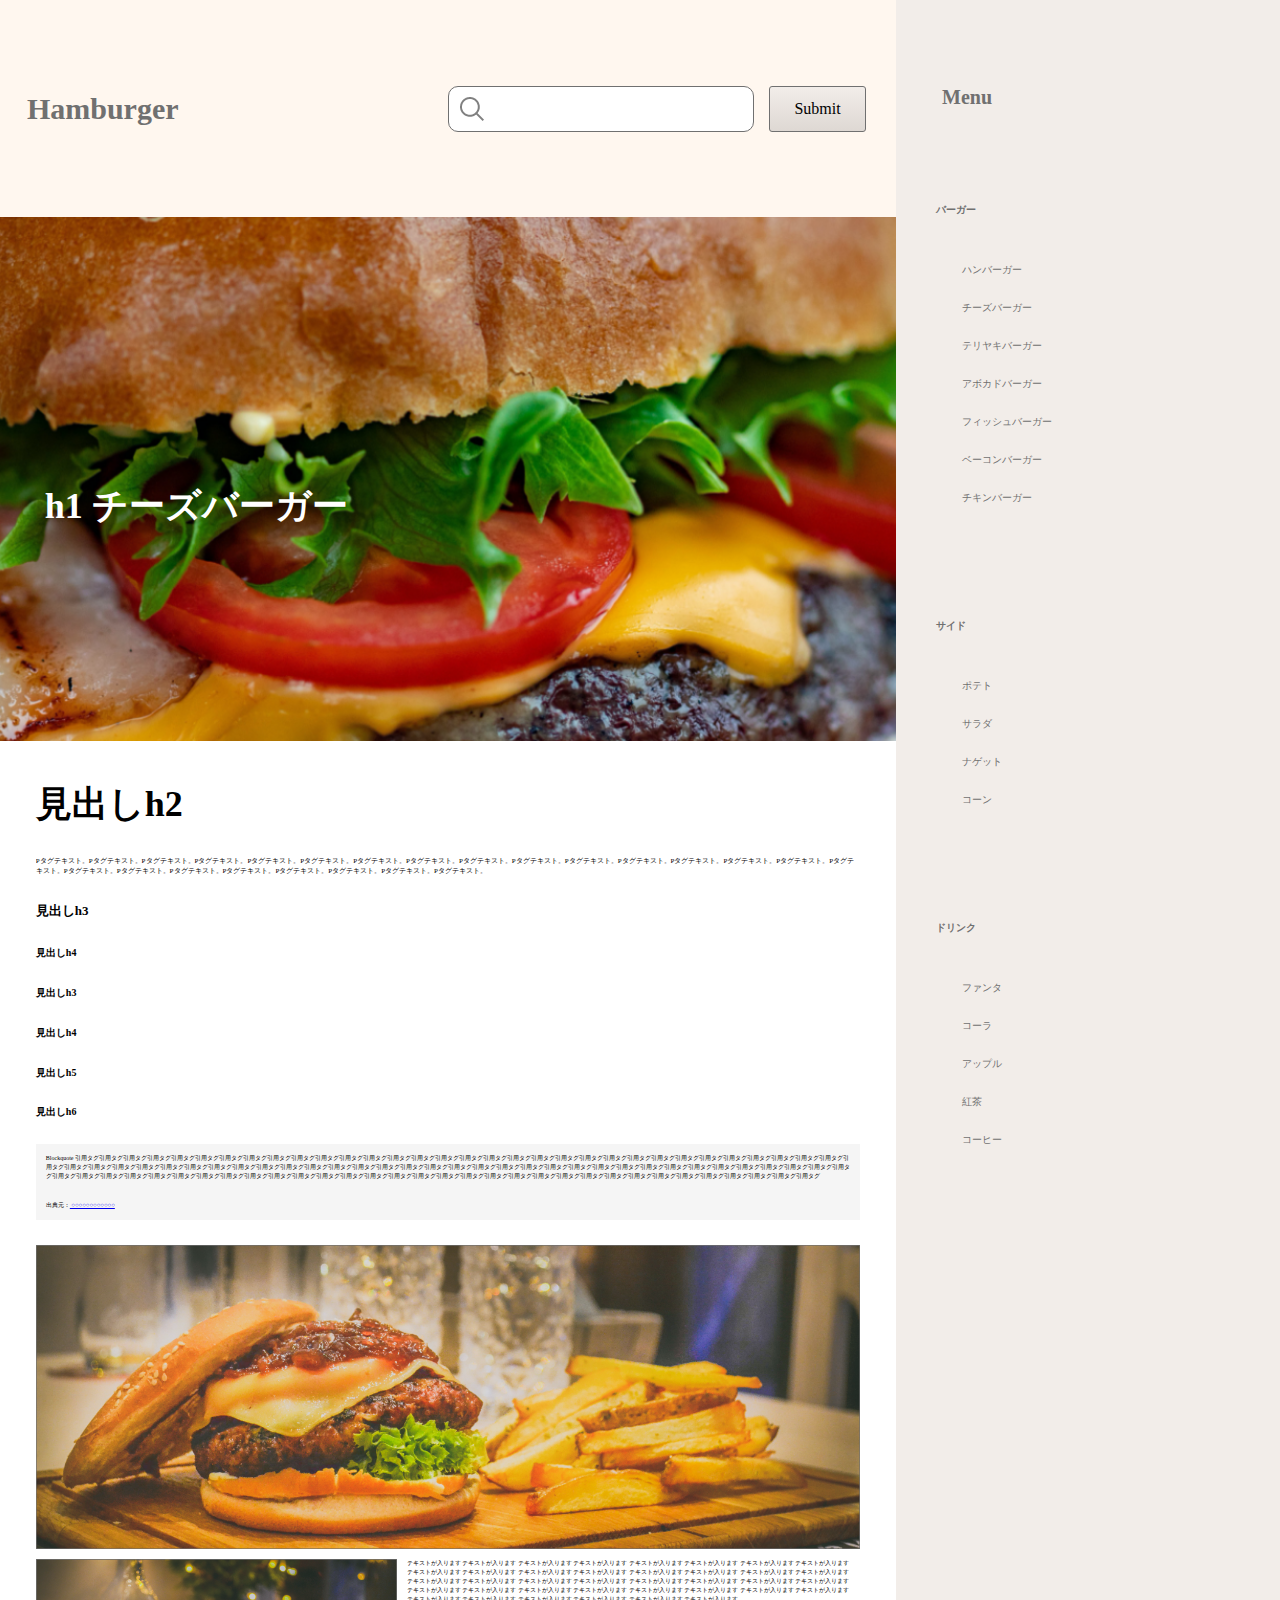
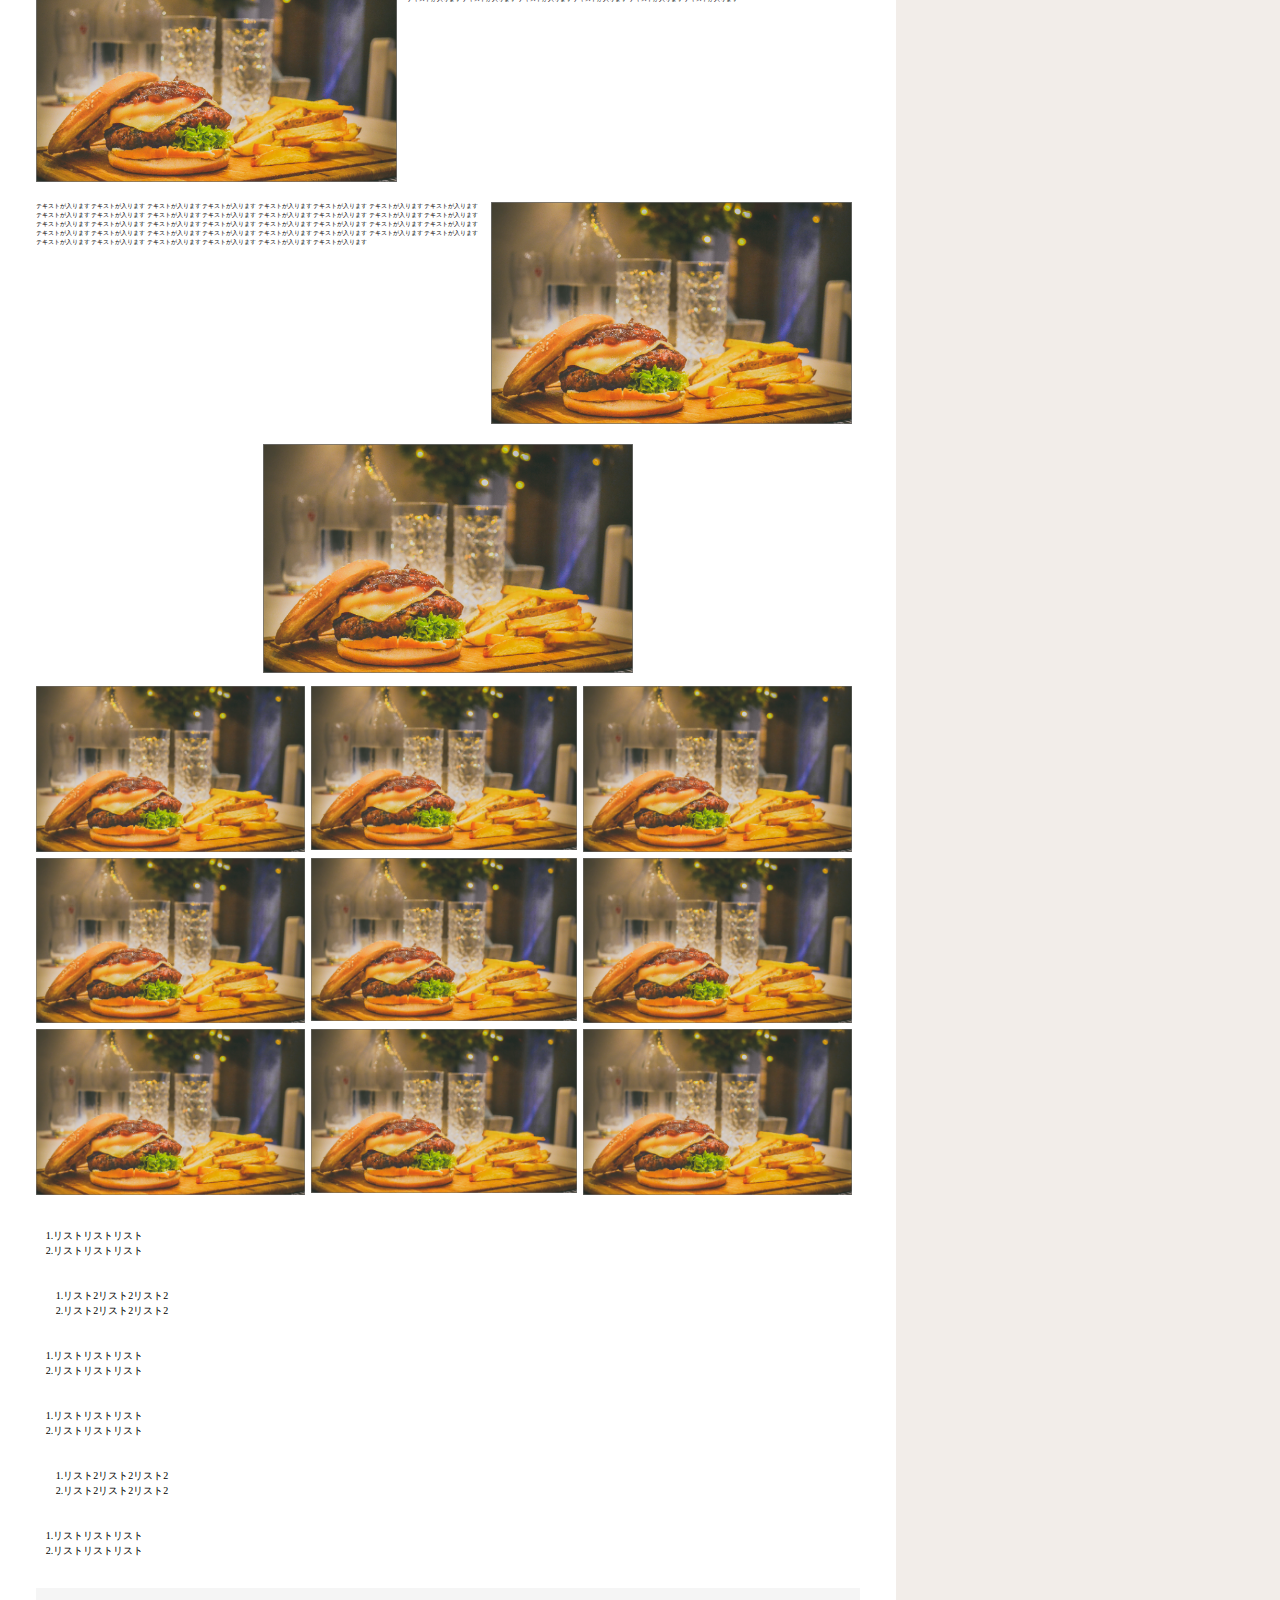
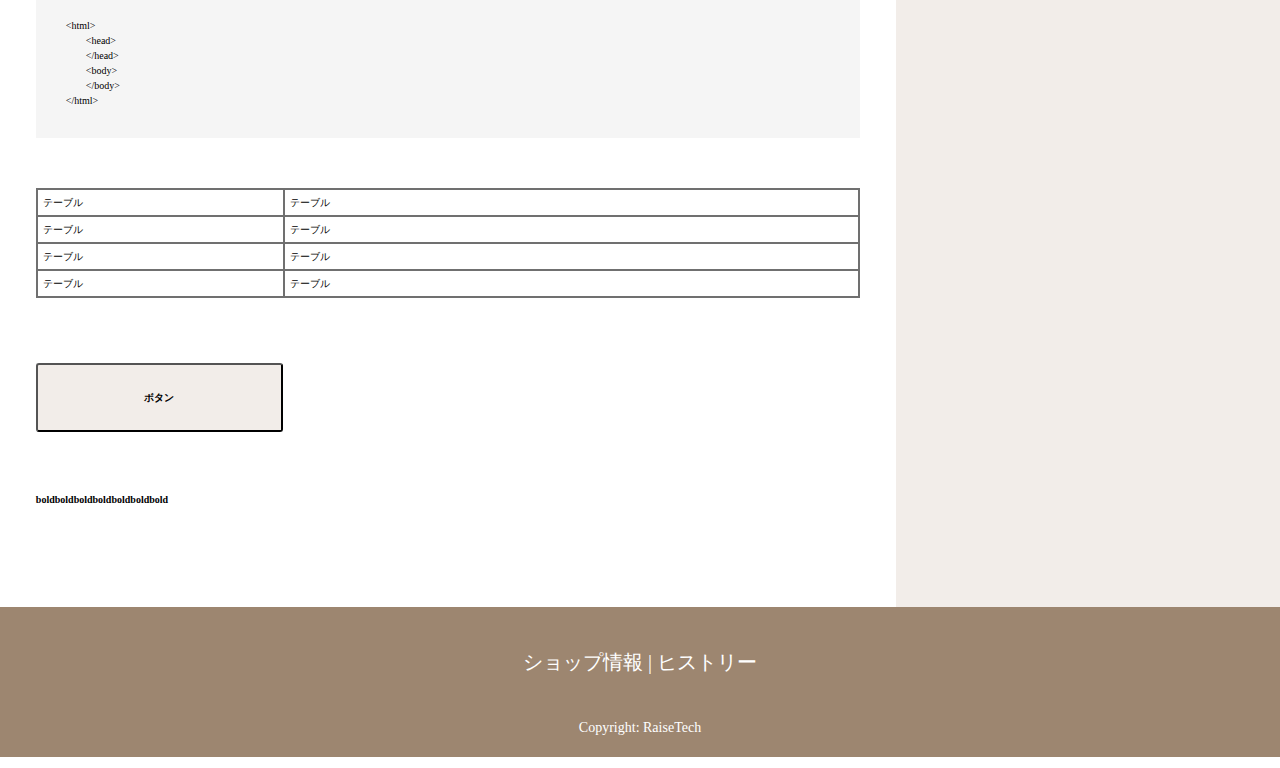
<file: single-page/single.html>
<!DOCTYPE html>
<html lang="ja">

<head>
  <meta charset="UTF-8">
  <meta name="viewport" content="width=device-width, initial-scale=1.0">
  <title>Document</title>
  <link rel="stylesheet" href="reset.css">
  <link rel="stylesheet" href="style.css">
  <link href="https://use.fontawesome.com/releases/v5.6.1/css/all.css" rel="stylesheet">
  <link rel="stylesheet" href="jquery.js">
  <link href="https://use.fontawesome.com/releases/v5.6.1/css/all.css" rel="stylesheet">
</head>

<body>

  <div class="position">
    <header>
      <div class="header__title">
        <h1 class="hamburger">Hamburger</h1>
        <p class="slide-target">Menu</p>

        <dl class="width">
          <dd>
            <form name="searchform1" id="searchform1" method="get" action="#">
              <div class="header__form">
                <input name="keywords1" id="keywords1" value="" type="text">
                <!-- 検索ボタン -->
                <input type="submit" name="submit" id="submit1">
              </div>
            </form>
          </dd>
        </dl>


    </header>
    <div class="header__bg">
      <h2 class="header__bg-title">h1 チーズバーガー</h2>
    </div>

    <main>
      <h2 class="title">見出しh2</h2>
      <p class="title__detail">
        Pタグテキスト。Pタグテキスト。Pタグテキスト。Pタグテキスト。Pタグテキスト。Pタグテキスト。Pタグテキスト。Pタグテキスト。Pタグテキスト。Pタグテキスト。Pタグテキスト。Pタグテキスト。Pタグテキスト。Pタグテキスト。Pタグテキスト。Pタグテキスト。Pタグテキスト。Pタグテキスト。Pタグテキスト。Pタグテキスト。Pタグテキスト。Pタグテキスト。Pタグテキスト。Pタグテキスト。
      </p>
      <h3 class="title__sub">見出しh3</h3>
      <h4 class="title__subtitle">見出しh4</h4>
      <h3 class="title__subtitle">見出しh3</h3>
      <h4 class="title__subtitle">見出しh4</h4>
      <h5 class="title__subtitle">見出しh5</h5>
      <h6 class="title__subtitle">見出しh6</h6>

      <div class="blockquote">
        <blockquote>Blockquote
          引用タグ引用タグ引用タグ引用タグ引用タグ引用タグ引用タグ引用タグ引用タグ引用タグ引用タグ引用タグ引用タグ引用タグ引用タグ引用タグ引用タグ引用タグ引用タグ引用タグ引用タグ引用タグ引用タグ引用タグ引用タグ引用タグ引用タグ引用タグ引用タグ引用タグ引用タグ引用タグ引用タグ引用タグ引用タグ引用タグ引用タグ引用タグ引用タグ引用タグ引用タグ引用タグ引用タグ引用タグ引用タグ引用タグ引用タグ引用タグ引用タグ引用タグ引用タグ引用タグ引用タグ引用タグ引用タグ引用タグ引用タグ引用タグ引用タグ引用タグ引用タグ引用タグ引用タグ引用タグ引用タグ引用タグ引用タグ引用タグ引用タグ引用タグ引用タグ引用タグ引用タグ引用タグ引用タグ引用タグ引用タグ引用タグ引用タグ引用タグ引用タグ引用タグ引用タグ引用タグ引用タグ引用タグ引用タグ引用タグ引用タグ引用タグ引用タグ引用タグ引用タグ引用タグ引用タグ引用タグ引用タグ引用タグ
        </blockquote>

        <blockquote>出典元：<a href="#" class="blockquote__small">&nbsp;○○○○○○○○○○○○</a> </blockquote>
      </div>

      <img src="images/singleburger.png" alt="hamburger">


      <section>
        <div class="flex">
          <div class="flex__image1"><img src="images/singleberger-grid.png" alt="hamburger"></div>
          <p class="flex__detail"> テキストが入ります テキストが入ります テキストが入ります テキストが入ります テキストが入ります テキストが入ります テキストが入ります テキストが入ります
            テキストが入ります テキストが入ります テキストが入ります テキストが入ります テキストが入ります テキストが入ります テキストが入ります テキストが入ります テキストが入ります テキストが入ります
            テキストが入ります テキストが入ります テキストが入ります テキストが入ります テキストが入ります テキストが入ります テキストが入ります テキストが入ります テキストが入ります テキストが入ります
            テキストが入ります テキストが入ります テキストが入ります テキストが入ります テキストが入ります テキストが入ります テキストが入ります テキストが入ります テキストが入ります テキストが入ります</p>
        </div>
        <div class="flex">
          <p class="flex__detail"> テキストが入ります テキストが入ります テキストが入ります テキストが入ります テキストが入ります テキストが入ります テキストが入ります テキストが入ります
            テキストが入ります テキストが入ります テキストが入ります テキストが入ります テキストが入ります テキストが入ります テキストが入ります テキストが入ります テキストが入ります テキストが入ります
            テキストが入ります テキストが入ります テキストが入ります テキストが入ります テキストが入ります テキストが入ります テキストが入ります テキストが入ります テキストが入ります テキストが入ります
            テキストが入ります テキストが入ります テキストが入ります テキストが入ります テキストが入ります テキストが入ります テキストが入ります テキストが入ります テキストが入ります テキストが入ります</p>
          <div class="flex__image2"><img src="images/singleberger-grid.png" alt="hamburger"></div>
        </div>
      </section>


      <div class="center__image">
        <img src="images/singleberger-grid.png" alt="hamburger">
      </div>

      <div class="grid">
        <div class="grid__detail grid__detail-left">
          <img src="images/singleberger-grid.png" alt="hamburger">
        </div>
        <div class="grid__detail">
          <img src="images/singleberger-grid.png" alt="hamburger">
        </div>
        <div class="grid__detail grid__detail-right">
          <img src="images/singleberger-grid.png" alt="hamburger">
        </div>
        <div class="grid__detail grid__detail-left">
          <img src="images/singleberger-grid.png" alt="hamburger">
        </div>
        <div class="grid__detail">
          <img src="images/singleberger-grid.png" alt="hamburger">
        </div>
        <div class="grid__detail grid__detail-right">
          <img src="images/singleberger-grid.png" alt="hamburger">
        </div>
        <div class="grid__detail grid__detail-left">
          <img src="images/singleberger-grid.png" alt="hamburger">
        </div>
        <div class="grid__detail">
          <img src="images/singleberger-grid.png" alt="hamburger">
        </div>
        <div class="grid__detail grid__detail-right">
          <img src="images/singleberger-grid.png" alt="hamburger">
        </div>
      </div>

      <nav class="list__left">
        <ol>
          <li>1.リストリストリスト</li>
          <li>2.リストリストリスト</li>
        </ol>
      </nav>
      <nav class="list__right">
        <ol>
          <li>1.リスト2リスト2リスト2</li>
          <li>2.リスト2リスト2リスト2</li>
        </ol>
      </nav>
      <nav class="list__left">
        <ol>
          <li>1.リストリストリスト</li>
          <li>2.リストリストリスト</li>
        </ol>
      </nav>
      <nav class="list__left">
        <ol>
          <li>1.リストリストリスト</li>
          <li>2.リストリストリスト</li>
        </ol>
      </nav>
      <nav class="list__right">
        <ol>
          <li>1.リスト2リスト2リスト2</li>
          <li>2.リスト2リスト2リスト2</li>
        </ol>
      </nav>
      <nav class="list__left">
        <ol>
          <li>1.リストリストリスト</li>
          <li>2.リストリストリスト</li>
        </ol>
      </nav>

      <div class="blockquote__html">
        <p class="blockquote__left">&lt;html&gt;</p>
        <p class="blockquote__right">&lt;head&gt;</p>
        <p class="blockquote__right">&lt;/head&gt;</p>
        <p class="blockquote__right">&lt;body&gt;</p>
        <p class="blockquote__right">&lt;/body&gt;</p>
        <p class="blockquote__left">&lt;/html&gt;</p>
      </div>


      <table border="1" cellspacing="0" width="100%" bordercolor="#707070" margin="20px">
        <tr>
          <td width="30%">テーブル</td>
          <td>テーブル</td>
        </tr>
        <tr>
          <td>テーブル</td>
          <td>テーブル</td>
        </tr>
        <tr>
          <td>テーブル</td>
          <td>テーブル</td>
        </tr>
        <tr>
          <td>テーブル</td>
          <td>テーブル</td>
        </tr>
      </table>
      　　　　<div class="btn">
        <button>ボタン</button>
      </div>

      <p class="margin">boldboldboldboldboldboldbold</p>
    </main>



    <!--▼縦書き固定サイドメニュー▼-->

    <div class="side-menu" id="side">
      <p class="side-menu__icon"><i class="fas fa-times"></i> </p>
      <h4 class="side-menu__tema">Menu</h4>
      <ul>
        <li class="side-menu--list">バーガー</li>
        <li class="side-menu__under">ハンバーガー</li>
        <li class="side-menu__under">チーズバーガー</li>
        <li class="side-menu__under">テリヤキバーガー</li>
        <li class="side-menu__under">アボカドバーガー</li>
        <li class="side-menu__under">フィッシュバーガー</li>
        <li class="side-menu__under">ベーコンバーガー</li>
        <li class="side-menu__under">チキンバーガー</li>
      </ul>
      <ul>
        <li class="side-menu--list">サイド</li>
        <li class="side-menu__under">ポテト</li>
        <li class="side-menu__under">サラダ</li>
        <li class="side-menu__under">ナゲット</li>
        <li class="side-menu__under">コーン</li>
      </ul>
      <ul>
        <li class="side-menu--list">ドリンク
        </li>
        <li class="side-menu__under">ファンタ</li>
        <li class="side-menu__under">コーラ</li>
        <li class="side-menu__under">アップル</li>
        <li class="side-menu__under">紅茶</li>
        <li class="side-menu__under">コーヒー</li>
      </ul>
    </div>
  </div>

  <!--▲縦書き固定サイドメニュー▲-->
  </div>
  <footer class="footer">
    <div class="footer__center">
      <p class="footer__tema">ショップ情報 | ヒストリー</p>
      <p class="footer__small">Copyright: RaiseTech</p>
    </div>
  </footer>


  <script type="text/javascript" src="http://ajax.googleapis.com/ajax/libs/jquery/1.9.1/jquery.min.js"></script>
  <script type="text/javascript" src="jquery.js"></script>
</body>

</html>
</file>
<file: archive-page/style2.css>
@charset "UTF-8";
img {
  -o-object-fit: cover;
     object-fit: cover;
}

html {
  font-size: 62.5%;
  font-family: M1m;
  overflow-x: hidden;
}

body {
  height: 100%;
  position: relative;
}

.hamburger {
  padding: 0 0 0 3%;
  color: #707070;
  font-size: 3rem;
  font-weight: bold;
}

.header__form {
  display: -webkit-box;
  display: -ms-flexbox;
  display: flex;
  -webkit-box-align: center;
      -ms-flex-align: center;
          align-items: center;
}

.slide-target {
  display: none;
}

#keywords1 {
  background-image: url(images/search.png);
  background-repeat: no-repeat;
  background-size: 24px 24px;
  background-position: 4%;
  border: 1px solid #CCC;
  width: 100%;
  height: 46px;
  border-radius: 10px;
  border: 1px solid #707070;
  margin: 85px 15px 85px 0;
}

.width {
  width: 50%;
}

#submit1 {
  width: 136px;
  height: 46px;
  background: -webkit-gradient(linear, left top, left bottom, from(#f2ede9), to(#ded8d3));
  background: linear-gradient(#f2ede9 0%, #ded8d3 100%);
  border: 1px solid #707070;
  border-radius: 3px;
  margin-right: 30px;
  font-size: 1.6rem;
}

header {
  width: 100%;
  height: 217px;
  background: #fff7ef;
}

.header__title {
  height: 217px;
  display: -webkit-box;
  display: -ms-flexbox;
  display: flex;
  -webkit-box-align: center;
      -ms-flex-align: center;
          align-items: center;
  -webkit-box-pack: justify;
      -ms-flex-pack: justify;
          justify-content: space-between;
}

.header__menu {
  background-image: url(images/header-bottom.png);
  background-position: center;
  background-size: cover;
  background-repeat: no-repeat;
  height: 239px;
  position: relative;
  background-color: #000000;
}

.header__menutitle {
  color: white;
  font-size: 60px;
  font-family: Roboto;
  position: absolute;
  top: 80px;
  left: 86px;
}

.header__menutitle::after {
  content: 'チーズバーガー';
  font-size: 16px;
  position: absolute;
  color: white;
  top: 40px;
  width: 200px;
}

main {
  margin: 5%;
}

.main__tema {
  font-size: 2rem;
}

.main__detail {
  font-size: 0.7em;
  margin: 1% 1% 5% 0;
}

.tizu {
  display: -webkit-box;
  display: -ms-flexbox;
  display: flex;
  margin-bottom: 1em;
}

.tizu__tema {
  font-size: 1.5rem;
  margin-bottom: 1%;
}

.tizu__title {
  font-size: 2rem;
}

.tizu__img {
  width: 50%;
  height: auto;
}

.tizu__section {
  background-color: #3C2B1C;
  color: white;
}

.tizu__position {
  margin: 1.5em;
}

.tizu__detail {
  font-size: .7em;
}

.tizu__btn {
  margin: 10px auto;
  width: 50%;
  background-color: white;
  color: #707070;
  border-radius: 45px;
  padding: 1em;
}

.tizu__btntema {
  text-align: center;
}

.tizu__last {
  margin-bottom: 4em;
}

.page-numbers {
  border: 1px solid #707070;
  padding: 1em;
  color: #707070;
}

.current {
  background-color: #3C2B1C;
  color: white;
}

.prev, .next {
  color: #707070;
  font-size: 3rem;
  padding: 3%;
  vertical-align: middle;
}

.gray {
  padding-right: 2%;
  font-weight: bold;
  color: #707070;
}

.nav-links {
  margin: 3em auto;
  width: 100%;
  text-align: center;
  display: -webkit-box;
  display: -ms-flexbox;
  display: flex;
  -webkit-box-align: center;
      -ms-flex-align: center;
          align-items: center;
  -webkit-box-pack: center;
      -ms-flex-pack: center;
          justify-content: center;
}

.nav-links__sp {
  display: none;
}

.footer {
  background-color: #9D8670;
  color: white;
  position: relative;
  z-index: 4;
  height: 150px;
}

.footer__tema {
  font-size: 20px;
  padding: 40px 0;
}

.footer__center {
  text-align: center;
}

.footer__small {
  padding-bottom: 30px;
  font-size: 14px;
}

.side-menu {
  position: absolute;
  top: 0;
  right: 0;
  z-index: 1;
  height: 100%;
  background-color: #F2EDE9;
  width: calc(100% - 70%);
  margin-right: 0;
}

.side-menu__tema {
  font-size: 2rem;
  font-family: Roboto;
  color: #707070;
}

.side-menu__under {
  /*  フォントサイズ0になっているので指定する */
  /* 以下、装飾 */
  padding: 0 24px 23px 66px;
  color: #707070;
  list-style: none;
}

.side-menu--list {
  margin: 90px 0 45px 40px;
  padding: 0;
  color: #707070;
  font-weight: bold;
}

.side-menu--list2 {
  margin-top: 40px;
}

.side-menu__tema {
  padding: 82px 0 0 46px;
}

.side-menu__icon {
  display: none;
}

.position {
  width: calc(100% - 30%);
}

.position {
  width: calc(100% - 30%);
}

@media (max-width: 834px) {
  header {
    height: 217px;
  }
  .width {
    width: 100%;
  }
  .position {
    width: 100%;
  }
  .header__title {
    display: block;
  }
  .hamburger {
    text-align: center;
    padding: 40px 0 38px 0;
  }
  #keywords1 {
    margin: 0 20px;
  }
  #searchform1 {
    text-align: center;
  }
  .header__form {
    margin: 0 auto;
    width: 70%;
  }
  .menu-drower {
    display: block;
    position: absolute;
    right: 26px;
    top: 18px;
    color: #707070;
    font-family: Roboto;
    font-size: 34px;
    cursor: pointer;
  }
  .page-numbers {
    border: 1px solid #707070;
    margin: 1%;
    color: #707070;
  }
  .nav-links {
    width: 40%;
  }
  .prev, .next {
    color: #707070;
    font-size: 6rem;
    vertical-align: middle;
  }
  .slide-target {
    display: block;
    position: absolute;
    top: 18px;
    right: 26px;
    cursor: pointer;
  }
  .side-menu {
    z-index: 10;
    width: 50%;
  }
  .side-menu__icon {
    display: block;
    position: absolute;
    top: 6px;
    right: 10px;
    cursor: pointer;
  }
  .slide-target {
    display: block;
    position: absolute;
    top: 18px;
    right: 26px;
    cursor: pointer;
    font-size: 2rem;
    font-weight: bold;
    color: #707070;
  }
  .fas {
    zoom: 4;
  }
  .side-menu {
    top: 0;
    right: -284px;
    z-index: 10;
    width: 34%;
  }
  .side-menu__icon {
    display: block;
    position: absolute;
    top: 10px;
    right: 18px;
    cursor: pointer;
  }
  body.open::before {
    /* 透過した黒を上から重ねるイメージ */
    background-color: gray;
    /* 自由に位置指定 */
    position: fixed;
    top: 0;
    right: 0;
    bottom: 0;
    left: 0;
    content: ' ';
    z-index: 5;
    position: fixed;
    overflow: hidden;
  }
  body.open::before {
    /* 透過した黒を上から重ねるイメージ */
    background-color: gray;
    /* 自由に位置指定 */
    position: fixed;
    top: 0;
    right: 0;
    bottom: 0;
    left: 0;
    content: ' ';
    z-index: 5;
  }
}

@media (max-width: 375px) {
  .header__form {
    margin: 0 auto;
    width: 90%;
  }
  .side-menu {
    -webkit-transition: ease-in-out;
    transition: ease-in-out;
  }
  .header__menutitle {
    top: 70px;
    left: 20px;
    font-size: 36px;
  }
  .header__menutitle::after {
    top: 76px;
    left: 0px;
  }
  .tizu {
    display: -webkit-box;
    display: -ms-flexbox;
    display: flex;
    -webkit-box-orient: vertical;
    -webkit-box-direction: normal;
        -ms-flex-direction: column;
            flex-direction: column;
  }
  .tizu__img {
    width: 100%;
  }
  .tizu__detail {
    margin-right: 30px;
  }
  .nav-links {
    display: none;
  }
  .nav-links__sp {
    display: block;
    display: -webkit-box;
    display: -ms-flexbox;
    display: flex;
    -webkit-box-pack: justify;
        -ms-flex-pack: justify;
            justify-content: space-between;
    -webkit-box-orient: horizontal;
    -webkit-box-direction: normal;
        -ms-flex-direction: row;
            flex-direction: row;
    margin: 20px;
    color: #707070;
  }
  .nav-links__prev {
    position: relative;
  }
  .nav-links__prev::before {
    content: '<<';
    position: absolute;
    left: -19px;
  }
  .nav-links__next {
    position: relative;
  }
  .nav-links__next::after {
    content: '>>';
    position: absolute;
    right: -19px;
  }
  .side-menu.open {
    width: 80%;
  }
}
/*# sourceMappingURL=style2.css.map */
</file>
<file: archive-page/style.css>
@charset "UTF-8";
img {
  -o-object-fit: cover;
     object-fit: cover;
}

html {
  font-size: 62.5%;
  font-family: M1m;
  overflow-x: hidden;
}

body {
  height: 100%;
  position: relative;
}

.hamburger {
  padding: 0 0 0 3%;
  color: #707070;
  font-size: 3rem;
  font-weight: bold;
}

.header__form {
  display: -webkit-box;
  display: -ms-flexbox;
  display: flex;
  -webkit-box-align: center;
      -ms-flex-align: center;
          align-items: center;
}

.slide-target {
  display: none;
}

#keywords1 {
  background-image: url(images/search.png);
  background-repeat: no-repeat;
  background-size: 24px 24px;
  background-position: 4%;
  border: 1px solid #CCC;
  width: 100%;
  height: 46px;
  border-radius: 10px;
  border: 1px solid #707070;
  margin: 85px 15px 85px 0;
}

.width {
  width: 50%;
}

#submit1 {
  width: 136px;
  height: 46px;
  background: -webkit-gradient(linear, left top, left bottom, from(#f2ede9), to(#ded8d3));
  background: linear-gradient(#f2ede9 0%, #ded8d3 100%);
  border: 1px solid #707070;
  border-radius: 3px;
  margin-right: 30px;
  font-size: 1.6rem;
}

header {
  width: 100%;
  height: 217px;
  background: #fff7ef;
}

.header__title {
  height: 217px;
  display: -webkit-box;
  display: -ms-flexbox;
  display: flex;
  -webkit-box-align: center;
      -ms-flex-align: center;
          align-items: center;
  -webkit-box-pack: justify;
      -ms-flex-pack: justify;
          justify-content: space-between;
}

.header__menu {
  background-image: url(images/header-bottom.png);
  background-position: center;
  background-size: cover;
  background-repeat: no-repeat;
  height: 239px;
  position: relative;
  background-color: #000000;
}

.header__menutitle {
  color: white;
  font-size: 60px;
  font-family: Roboto;
  position: absolute;
  top: 80px;
  left: 86px;
}

.header__menutitle::after {
  content: 'チーズバーガー';
  font-size: 16px;
  position: absolute;
  color: white;
  top: 40px;
  width: 200px;
}

main {
  margin: 5%;
}

.main__tema {
  font-size: 2rem;
}

.main__detail {
  font-size: 0.7em;
  margin: 1% 1% 5% 0;
}

.tizu {
  display: -webkit-box;
  display: -ms-flexbox;
  display: flex;
  margin-bottom: 1em;
}

.tizu__tema {
  font-size: 1.5rem;
  margin-bottom: 1%;
}

.tizu__title {
  font-size: 2rem;
}

.tizu__img {
  width: 50%;
  height: auto;
}

.tizu__section {
  background-color: #3C2B1C;
  color: white;
}

.tizu__position {
  margin: 1.5em;
}

.tizu__detail {
  font-size: .7em;
}

.tizu__btn {
  margin: 10px auto;
  width: 50%;
  background-color: white;
  color: #707070;
  border-radius: 45px;
  padding: 1em;
}

.tizu__btntema {
  text-align: center;
}

.tizu__last {
  margin-bottom: 4em;
}

.page-numbers {
  border: 1px solid #707070;
  padding: 1%;
  margin: 1%;
  color: #707070;
}

.current {
  background-color: #3C2B1C;
  color: white;
}

.prev, .next {
  color: #707070;
  font-size: 3rem;
  padding: 3%;
  vertical-align: middle;
}

.gray {
  padding-right: 2%;
  font-weight: bold;
  color: #707070;
}

.nav-links {
  margin: 3em auto;
  width: 100%;
  text-align: center;
  display: -webkit-box;
  display: -ms-flexbox;
  display: flex;
  -webkit-box-align: center;
      -ms-flex-align: center;
          align-items: center;
  -webkit-box-pack: center;
      -ms-flex-pack: center;
          justify-content: center;
}

.nav-links__sp {
  display: none;
}

.footer {
  background-color: #9D8670;
  color: white;
  position: relative;
  z-index: 4;
  height: 150px;
}

.footer__tema {
  font-size: 20px;
  padding: 40px 0;
}

.footer__center {
  text-align: center;
}

.footer__small {
  padding-bottom: 30px;
  font-size: 14px;
}

.side-menu {
  position: absolute;
  top: 0;
  right: 0;
  z-index: 1;
  height: 100%;
  background-color: #F2EDE9;
  width: calc(100% - 70%);
  margin-right: 0;
}

.side-menu__tema {
  font-size: 2rem;
  font-family: Roboto;
  color: #707070;
}

.side-menu__under {
  /*  フォントサイズ0になっているので指定する */
  /* 以下、装飾 */
  padding: 0 24px 23px 66px;
  color: #707070;
  list-style: none;
}

.side-menu--list {
  margin: 90px 0 45px 40px;
  padding: 0;
  color: #707070;
  font-weight: bold;
}

.side-menu--list2 {
  margin-top: 40px;
}

.side-menu__tema {
  padding: 82px 0 0 46px;
}

.side-menu__icon {
  display: none;
}

.position {
  width: calc(100% - 30%);
}

.position {
  width: calc(100% - 30%);
}

@media (max-width: 834px) {
  header {
    height: 217px;
  }
  .width {
    width: 100%;
  }
  .position {
    width: 100%;
  }
  .header__title {
    display: block;
  }
  .hamburger {
    text-align: center;
    padding: 40px 0 38px 0;
  }
  #keywords1 {
    margin: 0 20px;
  }
  #searchform1 {
    text-align: center;
  }
  .header__form {
    margin: 0 auto;
    width: 70%;
  }
  .menu-drower {
    display: block;
    position: absolute;
    right: 26px;
    top: 18px;
    color: #707070;
    font-family: Roboto;
    font-size: 34px;
    cursor: pointer;
  }
  .page-numbers {
    border: 1px solid #707070;
    margin: 1%;
    padding: 3%;
    color: #707070;
  }
  .nav-links {
    width: 40%;
  }
  .prev, .next {
    color: #707070;
    font-size: 6rem;
    vertical-align: middle;
  }
  .slide-target {
    display: block;
    position: absolute;
    top: 18px;
    right: 26px;
    cursor: pointer;
  }
  .side-menu {
    z-index: 10;
    width: 50%;
  }
  .side-menu__icon {
    display: block;
    position: absolute;
    top: 6px;
    right: 10px;
    cursor: pointer;
  }
  .slide-target {
    display: block;
    position: absolute;
    top: 18px;
    right: 26px;
    cursor: pointer;
    font-size: 2rem;
    font-weight: bold;
    color: #707070;
  }
  .fas {
    zoom: 4;
  }
  .side-menu {
    top: 0;
    right: -284px;
    z-index: 10;
    width: 34%;
  }
  .side-menu__icon {
    display: block;
    position: absolute;
    top: 10px;
    right: 18px;
    cursor: pointer;
  }
  body.open::before {
    /* 透過した黒を上から重ねるイメージ */
    background-color: gray;
    /* 自由に位置指定 */
    position: fixed;
    top: 0;
    right: 0;
    bottom: 0;
    left: 0;
    content: ' ';
    z-index: 5;
    position: fixed;
    overflow: hidden;
  }
  body.open::before {
    /* 透過した黒を上から重ねるイメージ */
    background-color: gray;
    /* 自由に位置指定 */
    position: fixed;
    top: 0;
    right: 0;
    bottom: 0;
    left: 0;
    content: ' ';
    z-index: 5;
  }
}

@media (max-width: 375px) {
  .header__form {
    margin: 0 auto;
    width: 90%;
  }
  .side-menu {
    -webkit-transition: ease-in-out;
    transition: ease-in-out;
  }
  .header__menutitle {
    top: 70px;
    left: 20px;
    font-size: 36px;
  }
  .header__menutitle::after {
    top: 76px;
    left: 0px;
  }
  .tizu {
    display: -webkit-box;
    display: -ms-flexbox;
    display: flex;
    -webkit-box-orient: vertical;
    -webkit-box-direction: normal;
        -ms-flex-direction: column;
            flex-direction: column;
  }
  .tizu__img {
    width: 100%;
  }
  .tizu__detail {
    margin-right: 30px;
  }
  .nav-links {
    display: none;
  }
  .nav-links__sp {
    display: block;
    display: -webkit-box;
    display: -ms-flexbox;
    display: flex;
    -webkit-box-pack: justify;
        -ms-flex-pack: justify;
            justify-content: space-between;
    -webkit-box-orient: horizontal;
    -webkit-box-direction: normal;
        -ms-flex-direction: row;
            flex-direction: row;
    margin: 20px;
    color: #707070;
  }
  .nav-links__prev {
    position: relative;
  }
  .nav-links__prev::before {
    content: '<<';
    position: absolute;
    left: -19px;
  }
  .nav-links__next {
    position: relative;
  }
  .nav-links__next::after {
    content: '>>';
    position: absolute;
    right: -19px;
  }
  .side-menu {
    width: 80%;
  }
}
/*# sourceMappingURL=style.css.map */
</file>
<file: front-page/style copy.css>
@charset "UTF-8";
img {
  -o-object-fit: cover;
     object-fit: cover;
}

html {
  font-size: 62.5%;
  font-family: M1m;
  overflow-x: hidden;
}

body {
  height: 100%;
  position: relative;
}

.hamburger {
  padding: 0 0 0 3%;
  color: #707070;
  font-size: 3rem;
  font-weight: bold;
}

.header__form {
  display: -webkit-box;
  display: -ms-flexbox;
  display: flex;
  -webkit-box-align: center;
      -ms-flex-align: center;
          align-items: center;
}

.slide-target {
  display: none;
}

#keywords1 {
  background-image: url(images/search.png);
  background-repeat: no-repeat;
  background-size: 24px 24px;
  background-position: 4%;
  border: 1px solid #CCC;
  width: 100%;
  height: 46px;
  border-radius: 10px;
  border: 1px solid #707070;
  margin: 85px 15px 85px 0;
}

.width {
  width: 50%;
}

#submit1 {
  width: 136px;
  height: 46px;
  background: -webkit-gradient(linear, left top, left bottom, from(#f2ede9), to(#ded8d3));
  background: linear-gradient(#f2ede9 0%, #ded8d3 100%);
  border: 1px solid #707070;
  border-radius: 3px;
  margin-right: 30px;
  font-size: 1.6rem;
}

header {
  width: 100%;
  height: 217px;
  background: #fff7ef;
}

.header__title {
  height: 217px;
  display: -webkit-box;
  display: -ms-flexbox;
  display: flex;
  -webkit-box-align: center;
      -ms-flex-align: center;
          align-items: center;
  -webkit-box-pack: justify;
      -ms-flex-pack: justify;
          justify-content: space-between;
}

.header__bg {
  height: 524px;
  background-image: url(images/header.png);
  background-size: cover;
  background-position: right;
}

.header__bg-title {
  padding: 240px 0 240px 86px;
  color: white;
  font-size: 4rem;
  font-weight: bold;
}

.main__table {
  display: -webkit-box;
  display: -ms-flexbox;
  display: flex;
}

.takeout {
  background-image: url(images/section1@2x.png);
  background-repeat: no-repeat;
  height: 100vh;
  display: -webkit-box;
  display: -ms-flexbox;
  display: flex;
  -webkit-box-orient: vertical;
  -webkit-box-direction: normal;
      -ms-flex-direction: column;
          flex-direction: column;
  -webkit-box-pack: justify;
      -ms-flex-pack: justify;
          justify-content: space-between;
  margin: 2em;
}

.takeout__title {
  color: white;
  font-size: 80px;
  font-family: Roboto;
  position: relative;
  display: block;
}

.takeout__title::before {
  content: "";
  width: 63px;
  height: 2px;
  background-color: white;
  position: absolute;
  bottom: -10px;
  left: 5px;
}

.takeout__flexcolmun {
  display: -webkit-box;
  display: -ms-flexbox;
  display: flex;
  -webkit-box-orient: vertical;
  -webkit-box-direction: normal;
      -ms-flex-direction: column;
          flex-direction: column;
  -webkit-box-pack: end;
      -ms-flex-pack: end;
          justify-content: flex-end;
  overflow: hidden;
}

.takeout__subtitle {
  background-color: #FFFFFF;
  opacity: 0.8;
  overflow: hidden;
  margin: 1em;
  padding: 2%;
  height: 20vh;
}

.takeout__subtitle-1 {
  font-size: 24px;
  padding-bottom: 2%;
}

.eatin {
  height: 100vh;
  background-position: center;
  background-image: url(images/section2@2x.png);
  background-repeat: no-repeat;
  background-size: cover;
  display: -webkit-box;
  display: -ms-flexbox;
  display: flex;
  -webkit-box-orient: vertical;
  -webkit-box-direction: normal;
      -ms-flex-direction: column;
          flex-direction: column;
  -webkit-box-pack: justify;
      -ms-flex-pack: justify;
          justify-content: space-between;
  margin: 2em;
}

.eatin__title {
  color: white;
  font-size: 80px;
  font-family: Roboto;
  position: relative;
}

.eatin__title::before {
  content: "";
  width: 63px;
  height: 2px;
  background-color: white;
  position: absolute;
  bottom: -10px;
  left: 5px;
}

.eatin__flexcolmun {
  display: -webkit-box;
  display: -ms-flexbox;
  display: flex;
  -webkit-box-orient: vertical;
  -webkit-box-direction: normal;
      -ms-flex-direction: column;
          flex-direction: column;
}

.eatin__subtitle {
  background-color: #FFFFFF;
  opacity: 0.8;
  overflow: hidden;
  margin: 1em;
  height: 20vh;
  padding: 2%;
}

.eatin__subtitle-1 {
  font-size: 24px;
  padding-bottom: 2%;
}

.map {
  background-image: url(images/google_map.png);
  background-size: cover;
  background-repeat: no-repeat;
  background-position: center;
  height: 74vh;
  background-color: #707070;
  padding-right: 40%;
  color: white;
}

.map__bg {
  padding: 119px 134px 40px 119px;
  width: 66%;
  height: 100%;
}

.map__pc {
  background-color: rgba(0, 0, 0, 0.3);
  padding: 11%;
  height: 78vh;
}

.map__detail2 {
  line-height: 2.06;
  font-size: 1rem;
  overflow: hidden;
}

.map__tema {
  padding-bottom: 127px;
  position: relative;
  font-size: 30px;
}

.map__tema::before {
  content: "";
  width: 63px;
  height: 2px;
  background-color: white;
  position: absolute;
  bottom: 2em;
}

.map__detail {
  line-height: 2.06;
  font-size: 1rem;
  overflow: hidden;
}

.map__color {
  line-height: 2.06;
  font-size: 16px;
  padding: 0 10px 0 10px;
}

.footer {
  background-color: #9D8670;
  color: white;
  position: relative;
  z-index: 4;
  height: 150px;
}

.footer__tema {
  font-size: 20px;
  padding: 40px 0;
}

.footer__center {
  text-align: center;
}

.footer__small {
  padding-bottom: 30px;
  font-size: 14px;
}

.side-menu {
  position: absolute;
  top: 0;
  right: 0;
  z-index: 1;
  height: 100%;
  background-color: #F2EDE9;
  width: calc(100% - 70%);
  margin-right: 0;
}

.side-menu__tema {
  font-size: 2rem;
  font-family: Roboto;
  color: #707070;
}

.side-menu__under {
  /*  フォントサイズ0になっているので指定する */
  /* 以下、装飾 */
  padding: 0 24px 23px 66px;
  color: #707070;
  list-style: none;
}

.side-menu--list {
  margin: 90px 0 45px 40px;
  padding: 0;
  color: #707070;
  font-weight: bold;
}

.side-menu--list2 {
  margin-top: 40px;
}

.side-menu__tema {
  padding: 82px 0 0 46px;
}

.side-menu__icon {
  display: none;
}

.position {
  width: calc(100% - 30%);
}

@media (max-width: 834px) {
  header {
    height: 217px;
  }
  .width {
    width: 100%;
  }
  .position {
    width: 100%;
  }
  .header__title {
    display: block;
  }
  .hamburger {
    text-align: center;
    padding: 40px 0 38px 0;
  }
  #keywords1 {
    margin: 0 20px;
  }
  #searchform1 {
    text-align: center;
  }
  .header__form {
    margin: 0 auto;
    width: 70%;
  }
  .menu-drower {
    display: block;
    position: absolute;
    right: 26px;
    top: 18px;
    color: #707070;
    font-family: Roboto;
    font-size: 34px;
    cursor: pointer;
  }
  .header__bg {
    height: 285px;
  }
  .header__bg-title {
    padding: 125px 0 126px 85px;
  }
  .takeout {
    position: relative;
  }
  .takeout__subtitle {
    position: relative;
    overflow: hidden;
  }
  .eatin {
    position: relative;
  }
  .eatin__subtitle {
    position: relative;
    overflow: hidden;
  }
  .map {
    height: 36em;
    background-color: #000000;
    padding-right: 0;
  }
  .map__pc {
    background-color: transparent;
    padding: 4%;
  }
  .map__bg {
    width: 100%;
    padding: 46px 0 0 42px;
  }
  .map__tema::before {
    content: "";
    width: 63px;
    height: 2px;
    background-color: white;
    position: absolute;
    top: 130%;
  }
  .map__tema {
    padding-bottom: 0;
  }
  .map__detail {
    padding-top: 45px;
    padding-bottom: 0;
    width: 100%;
  }
  .map__detail--flex {
    padding: 0;
    margin: 0;
    line-height: 2.06;
    font-size: 16px;
  }
  .slide-target {
    display: block;
    position: absolute;
    top: 18px;
    right: 26px;
    cursor: pointer;
    font-size: 2rem;
    font-weight: bold;
    color: #707070;
  }
  .fas {
    zoom: 4;
  }
  .side-menu {
    top: 0;
    right: -284px;
    z-index: 10;
    width: 34%;
  }
  .side-menu__icon {
    display: block;
    position: absolute;
    top: 10px;
    right: 18px;
    cursor: pointer;
  }
  body.open::before {
    /* 透過した黒を上から重ねるイメージ */
    background-color: gray;
    /* 自由に位置指定 */
    position: fixed;
    top: 0;
    right: 0;
    bottom: 0;
    left: 0;
    content: ' ';
    z-index: 5;
    position: fixed;
    overflow: hidden;
  }
}

@media (max-width: 375px) {
  .header__form {
    margin: 0 auto;
    width: 90%;
  }
  .header__bg {
    width: auto;
    height: 285px;
  }
  .header__bg-title {
    padding-left: 40px;
  }
  .main__table {
    display: -webkit-box;
    display: -ms-flexbox;
    display: flex;
    -webkit-box-orient: vertical;
    -webkit-box-direction: normal;
        -ms-flex-direction: column;
            flex-direction: column;
  }
  .takeout__subtitle-1 {
    font-size: 2.5rem;
  }
  .takeout__detail {
    font-size: 2rem;
  }
  .eatin__subtitle-1 {
    font-size: 2.5rem;
  }
  .eatin__detail {
    font-size: 2rem;
  }
  .map {
    color: white;
    height: auto;
  }
  .map__tema::before {
    content: "";
    width: 63px;
    height: 2px;
    background-color: white;
    position: absolute;
    top: 100%;
  }
  .map__black {
    background-color: rgba(0, 0, 0, 0.3);
    position: relative;
  }
  .map__detail {
    padding: 2%;
    width: 80%;
  }
  .map__tema {
    padding: 2%;
  }
  .map__detail2 {
    padding: 0 2% 2% 2%;
    width: 80%;
  }
  .map__pc {
    padding: 0;
  }
  .side-menu.open {
    display: block;
    -webkit-transition: ease-in-out;
    transition: ease-in-out;
    width: 80%;
  }
}
/*# sourceMappingURL=style copy.css.map */
</file>
<file: page-shop/style.css>
@charset "UTF-8";
img {
  -o-object-fit: cover;
     object-fit: cover;
}

html {
  font-size: 62.5%;
  font-family: M1m;
  overflow-x: hidden;
}

body {
  height: 100%;
  position: relative;
}

.hamburger {
  padding: 0 0 0 3%;
  color: #707070;
  font-size: 3rem;
  font-weight: bold;
}

.header__form {
  display: -webkit-box;
  display: -ms-flexbox;
  display: flex;
  -webkit-box-align: center;
      -ms-flex-align: center;
          align-items: center;
}

.slide-target {
  display: none;
}

#keywords1 {
  background-image: url(images/search.png);
  background-repeat: no-repeat;
  background-size: 24px 24px;
  background-position: 4%;
  border: 1px solid #CCC;
  width: 100%;
  height: 46px;
  border-radius: 10px;
  border: 1px solid #707070;
  margin: 85px 15px 85px 0;
}

.width {
  width: 50%;
}

#submit1 {
  width: 136px;
  height: 46px;
  background: -webkit-gradient(linear, left top, left bottom, from(#f2ede9), to(#ded8d3));
  background: linear-gradient(#f2ede9 0%, #ded8d3 100%);
  border: 1px solid #707070;
  border-radius: 3px;
  margin-right: 30px;
  font-size: 1.6rem;
}

header {
  width: 100%;
  height: 217px;
  background: #fff7ef;
}

.header__title {
  height: 217px;
  display: -webkit-box;
  display: -ms-flexbox;
  display: flex;
  -webkit-box-align: center;
      -ms-flex-align: center;
          align-items: center;
  -webkit-box-pack: justify;
      -ms-flex-pack: justify;
          justify-content: space-between;
}

.header__bg {
  height: 524px;
  background-image: url(images/shop.png);
  background-size: cover;
  background-position: center;
  position: relative;
}

.header__bg-title {
  position: absolute;
  color: white;
  font-size: 36px;
  font-weight: normal;
  top: 50%;
  left: 5%;
}

main {
  margin: 4%;
}

.title {
  font-size: 36px;
}

.title__detail {
  font-size: .7em;
  height: 3em;
  overflow: hidden;
  margin: 3% 0;
}

.title__sub {
  font-size: 1.3em;
  margin: 3% 0;
}

.title__subtitle {
  font-size: 1em;
  margin: 3% 0;
}

.blockquote {
  background-color: #F5F5F5;
  margin: 3% 0;
}

.blockquote__small {
  font-size: 0.2em;
}

blockquote {
  font-size: .5em;
  padding: 2em;
}

.flex {
  display: -webkit-box;
  display: -ms-flexbox;
  display: flex;
  -ms-flex-wrap: wrap;
      flex-wrap: wrap;
}

.flex__image1 {
  height: auto;
  width: 45%;
  padding: 1em 1em 1em 0;
}

.flex__image2 {
  height: auto;
  width: 45%;
  padding: 1em 0 1em 1em;
}

.flex__detail {
  font-size: 0.5em;
  overflow: hidden;
  height: 19em;
  width: 54%;
  padding-top: 2em;
}

.center__image {
  width: 45%;
  margin: 1em auto;
}

.grid {
  display: -webkit-box;
  display: -ms-flexbox;
  display: flex;
  -ms-flex-wrap: wrap;
      flex-wrap: wrap;
}

.grid__detail {
  width: 33%;
  height: auto;
  padding: .3em;
}

.grid__detail-right {
  padding-right: 0;
}

.grid__detail-left {
  padding-left: 0;
}

.list__left {
  margin: 3em 1em;
}

.list__right {
  margin-left: 2em;
}

.blockquote__left {
  padding-left: 3em;
}

.blockquote__right {
  padding-left: 5em;
}

.blockquote__html {
  padding: 3em 0 3em 0;
  background-color: #F5F5F5;
}

table {
  margin: 5em 0;
}

td {
  padding: .5em;
}

button {
  width: 30%;
  padding: 3%;
  border-radius: .3em;
  background-color: #F2EDE9;
  font-weight: bold;
}

.margin {
  margin: 6em 0 10em 0;
  font-weight: bold;
}

.footer {
  background-color: #9D8670;
  color: white;
  position: relative;
  z-index: 4;
  height: 150px;
}

.footer__tema {
  font-size: 20px;
  padding: 40px 0;
}

.footer__center {
  text-align: center;
}

.footer__small {
  padding-bottom: 30px;
  font-size: 14px;
}

.side-menu {
  position: absolute;
  top: 0;
  right: 0;
  z-index: 1;
  height: 100%;
  background-color: #F2EDE9;
  width: calc(100% - 70%);
  margin-right: 0;
}

.side-menu__tema {
  font-size: 2rem;
  font-family: Roboto;
  color: #707070;
}

.side-menu__under {
  /*  フォントサイズ0になっているので指定する */
  /* 以下、装飾 */
  padding: 0 24px 23px 66px;
  color: #707070;
  list-style: none;
}

.side-menu--list {
  margin: 90px 0 45px 40px;
  padding: 0;
  color: #707070;
  font-weight: bold;
}

.side-menu--list2 {
  margin-top: 40px;
}

.side-menu__tema {
  padding: 82px 0 0 46px;
}

.side-menu__icon {
  display: none;
}

.position {
  width: calc(100% - 30%);
}

.position {
  width: calc(100% - 30%);
}

@media (max-width: 834px) {
  header {
    height: 217px;
  }
  .width {
    width: 100%;
  }
  .position {
    width: 100%;
  }
  .header__title {
    display: block;
  }
  .hamburger {
    text-align: center;
    padding: 40px 0 38px 0;
  }
  #keywords1 {
    margin: 0 20px;
  }
  #searchform1 {
    text-align: center;
  }
  .header__form {
    margin: 0 auto;
    width: 70%;
  }
  .menu-drower {
    display: block;
    position: absolute;
    right: 26px;
    top: 18px;
    color: #707070;
    font-family: Roboto;
    font-size: 34px;
    cursor: pointer;
  }
  .grid__detail {
    width: 50%;
  }
  .grid__detail-left {
    padding: .3em;
  }
  .grid__detail-right {
    padding: .3em;
  }
  .slide-target {
    display: block;
    position: absolute;
    top: 18px;
    right: 26px;
    cursor: pointer;
  }
  .side-menu {
    z-index: 10;
    width: 50%;
  }
  .side-menu__icon {
    display: block;
    position: absolute;
    top: 6px;
    right: 10px;
    cursor: pointer;
  }
  .slide-target {
    display: block;
    position: absolute;
    top: 18px;
    right: 26px;
    cursor: pointer;
    font-size: 2rem;
    font-weight: bold;
    color: #707070;
  }
  .fas {
    zoom: 4;
  }
  .side-menu {
    top: 0;
    right: -284px;
    z-index: 10;
    width: 34%;
  }
  .side-menu__icon {
    display: block;
    position: absolute;
    top: 10px;
    right: 18px;
    cursor: pointer;
  }
  body.open::before {
    /* 透過した黒を上から重ねるイメージ */
    background-color: gray;
    /* 自由に位置指定 */
    position: fixed;
    top: 0;
    right: 0;
    bottom: 0;
    left: 0;
    content: ' ';
    z-index: 5;
    position: fixed;
    overflow: hidden;
  }
}

@media (max-width: 375px) {
  .header__form {
    margin: 0 auto;
    width: 102%;
  }
  .header__form {
    margin: 0 auto;
    width: 90%;
  }
  .side-menu {
    width: 80%;
    -webkit-transition: ease-in-out;
    transition: ease-in-out;
  }
  .side-menu.open {
    width: 80%;
  }
  .header__bg-title {
    left: 0;
    font-size: 36px;
  }
  .grid__detail {
    -webkit-box-orient: vertical;
    -webkit-box-direction: normal;
        -ms-flex-direction: column;
            flex-direction: column;
    width: 100%;
  }
  button {
    width: 100%;
  }
}
/*# sourceMappingURL=style.css.map */
</file>
<file: single-page/style.css>
@charset "UTF-8";
img {
  -o-object-fit: cover;
     object-fit: cover;
}

html {
  font-size: 62.5%;
  font-family: M1m;
  overflow-x: hidden;
}

body {
  height: 100%;
  position: relative;
}

.hamburger {
  padding: 0 0 0 3%;
  color: #707070;
  font-size: 3rem;
  font-weight: bold;
}

.header__form {
  display: -webkit-box;
  display: -ms-flexbox;
  display: flex;
  -webkit-box-align: center;
      -ms-flex-align: center;
          align-items: center;
}

.slide-target {
  display: none;
}

#keywords1 {
  background-image: url(images/search.png);
  background-repeat: no-repeat;
  background-size: 24px 24px;
  background-position: 4%;
  border: 1px solid #CCC;
  width: 100%;
  height: 46px;
  border-radius: 10px;
  border: 1px solid #707070;
  margin: 85px 15px 85px 0;
}

.width {
  width: 50%;
}

#submit1 {
  width: 136px;
  height: 46px;
  background: -webkit-gradient(linear, left top, left bottom, from(#f2ede9), to(#ded8d3));
  background: linear-gradient(#f2ede9 0%, #ded8d3 100%);
  border: 1px solid #707070;
  border-radius: 3px;
  margin-right: 30px;
  font-size: 1.6rem;
}

header {
  width: 100%;
  height: 217px;
  background: #fff7ef;
}

.header__title {
  height: 217px;
  display: -webkit-box;
  display: -ms-flexbox;
  display: flex;
  -webkit-box-align: center;
      -ms-flex-align: center;
          align-items: center;
  -webkit-box-pack: justify;
      -ms-flex-pack: justify;
          justify-content: space-between;
}

.header__bg {
  height: 524px;
  background-image: url(images/header-bottom.png);
  background-size: cover;
  background-position: center;
  position: relative;
}

.header__bg-title {
  position: absolute;
  color: white;
  font-size: 36px;
  top: 50%;
  left: 5%;
  font-weight: bold;
}

main {
  margin: 4%;
}

.title {
  font-size: 36px;
}

.title__detail {
  font-size: .7em;
  height: 3em;
  overflow: hidden;
  margin: 3% 0;
}

.title__sub {
  font-size: 1.3em;
  margin: 3% 0;
}

.title__subtitle {
  font-size: 1em;
  margin: 3% 0;
}

.blockquote {
  background-color: #F5F5F5;
  margin: 3% 0;
}

.blockquote__small {
  font-size: 0.2em;
}

blockquote {
  font-size: .5em;
  padding: 2em;
}

.flex {
  display: -webkit-box;
  display: -ms-flexbox;
  display: flex;
  -ms-flex-wrap: wrap;
      flex-wrap: wrap;
}

.flex__image1 {
  height: auto;
  width: 45%;
  padding: 1em 1em 1em 0;
}

.flex__image2 {
  height: auto;
  width: 45%;
  padding: 1em 0 1em 1em;
}

.flex__detail {
  font-size: 0.5em;
  overflow: hidden;
  height: 19em;
  width: 54%;
  padding-top: 2em;
}

.center__image {
  width: 45%;
  margin: 1em auto;
}

.grid {
  display: -webkit-box;
  display: -ms-flexbox;
  display: flex;
  -ms-flex-wrap: wrap;
      flex-wrap: wrap;
}

.grid__detail {
  width: 33%;
  height: auto;
  padding: .3em;
}

.grid__detail-right {
  padding-right: 0;
}

.grid__detail-left {
  padding-left: 0;
}

.list__left {
  margin: 3em 1em;
}

.list__right {
  margin-left: 2em;
}

.blockquote__left {
  padding-left: 3em;
}

.blockquote__right {
  padding-left: 5em;
}

.blockquote__html {
  padding: 3em 0 3em 0;
  background-color: #F5F5F5;
}

table {
  margin: 5em 0;
}

td {
  padding: .5em;
}

button {
  width: 30%;
  padding: 3%;
  border-radius: .3em;
  background-color: #F2EDE9;
  font-weight: bold;
}

.margin {
  margin: 6em 0 10em 0;
  font-weight: bold;
}

.footer {
  background-color: #9D8670;
  color: white;
  position: relative;
  z-index: 4;
  height: 150px;
}

.footer__tema {
  font-size: 20px;
  padding: 40px 0;
}

.footer__center {
  text-align: center;
}

.footer__small {
  padding-bottom: 30px;
  font-size: 14px;
}

.side-menu {
  position: absolute;
  top: 0;
  right: 0;
  z-index: 1;
  height: 100%;
  background-color: #F2EDE9;
  width: calc(100% - 70%);
  margin-right: 0;
}

.side-menu__tema {
  font-size: 2rem;
  font-family: Roboto;
  color: #707070;
}

.side-menu__under {
  /*  フォントサイズ0になっているので指定する */
  /* 以下、装飾 */
  padding: 0 24px 23px 66px;
  color: #707070;
  list-style: none;
}

.side-menu--list {
  margin: 90px 0 45px 40px;
  padding: 0;
  color: #707070;
  font-weight: bold;
}

.side-menu--list2 {
  margin-top: 40px;
}

.side-menu__tema {
  padding: 82px 0 0 46px;
}

.side-menu__icon {
  display: none;
}

.position {
  width: calc(100% - 30%);
}

.position {
  width: calc(100% - 30%);
}

@media (max-width: 834px) {
  header {
    height: 217px;
  }
  .width {
    width: 100%;
  }
  .position {
    width: 100%;
  }
  .header__title {
    display: block;
  }
  .hamburger {
    text-align: center;
    padding: 40px 0 38px 0;
  }
  #keywords1 {
    margin: 0 20px;
  }
  #searchform1 {
    text-align: center;
  }
  .header__form {
    margin: 0 auto;
    width: 70%;
  }
  .menu-drower {
    display: block;
    position: absolute;
    right: 26px;
    top: 18px;
    color: #707070;
    font-family: Roboto;
    font-size: 34px;
    cursor: pointer;
  }
  .grid__detail {
    width: 50%;
  }
  .grid__detail-left {
    padding: .3em;
  }
  .grid__detail-right {
    padding: .3em;
  }
  .slide-target {
    display: block;
    position: absolute;
    top: 18px;
    right: 26px;
    cursor: pointer;
  }
  .side-menu {
    z-index: 10;
    width: 50%;
  }
  .side-menu__icon {
    display: block;
    position: absolute;
    top: 6px;
    right: 10px;
    cursor: pointer;
  }
  .slide-target {
    display: block;
    position: absolute;
    top: 18px;
    right: 26px;
    cursor: pointer;
    font-size: 2rem;
    font-weight: bold;
    color: #707070;
  }
  .fas {
    zoom: 4;
  }
  .side-menu {
    top: 0;
    right: -284px;
    z-index: 10;
    width: 34%;
  }
  .side-menu__icon {
    display: block;
    position: absolute;
    top: 10px;
    right: 18px;
    cursor: pointer;
  }
  body.open::before {
    /* 透過した黒を上から重ねるイメージ */
    background-color: gray;
    /* 自由に位置指定 */
    position: fixed;
    top: 0;
    right: 0;
    bottom: 0;
    left: 0;
    content: ' ';
    z-index: 5;
    position: fixed;
    overflow: hidden;
  }
}

@media (max-width: 375px) {
  .header__form {
    margin: 0 auto;
    width: 102%;
  }
  .header__form {
    margin: 0 auto;
    width: 90%;
  }
  .side-menu {
    width: 80%;
    -webkit-transition: ease-in-out;
    transition: ease-in-out;
  }
  .side-menu.open {
    width: 80%;
  }
  .header__bg-title {
    left: 0;
    font-size: 36px;
  }
  .grid__detail {
    -webkit-box-orient: vertical;
    -webkit-box-direction: normal;
        -ms-flex-direction: column;
            flex-direction: column;
    width: 100%;
  }
  button {
    width: 100%;
  }
}
/*# sourceMappingURL=style.css.map */
</file>
